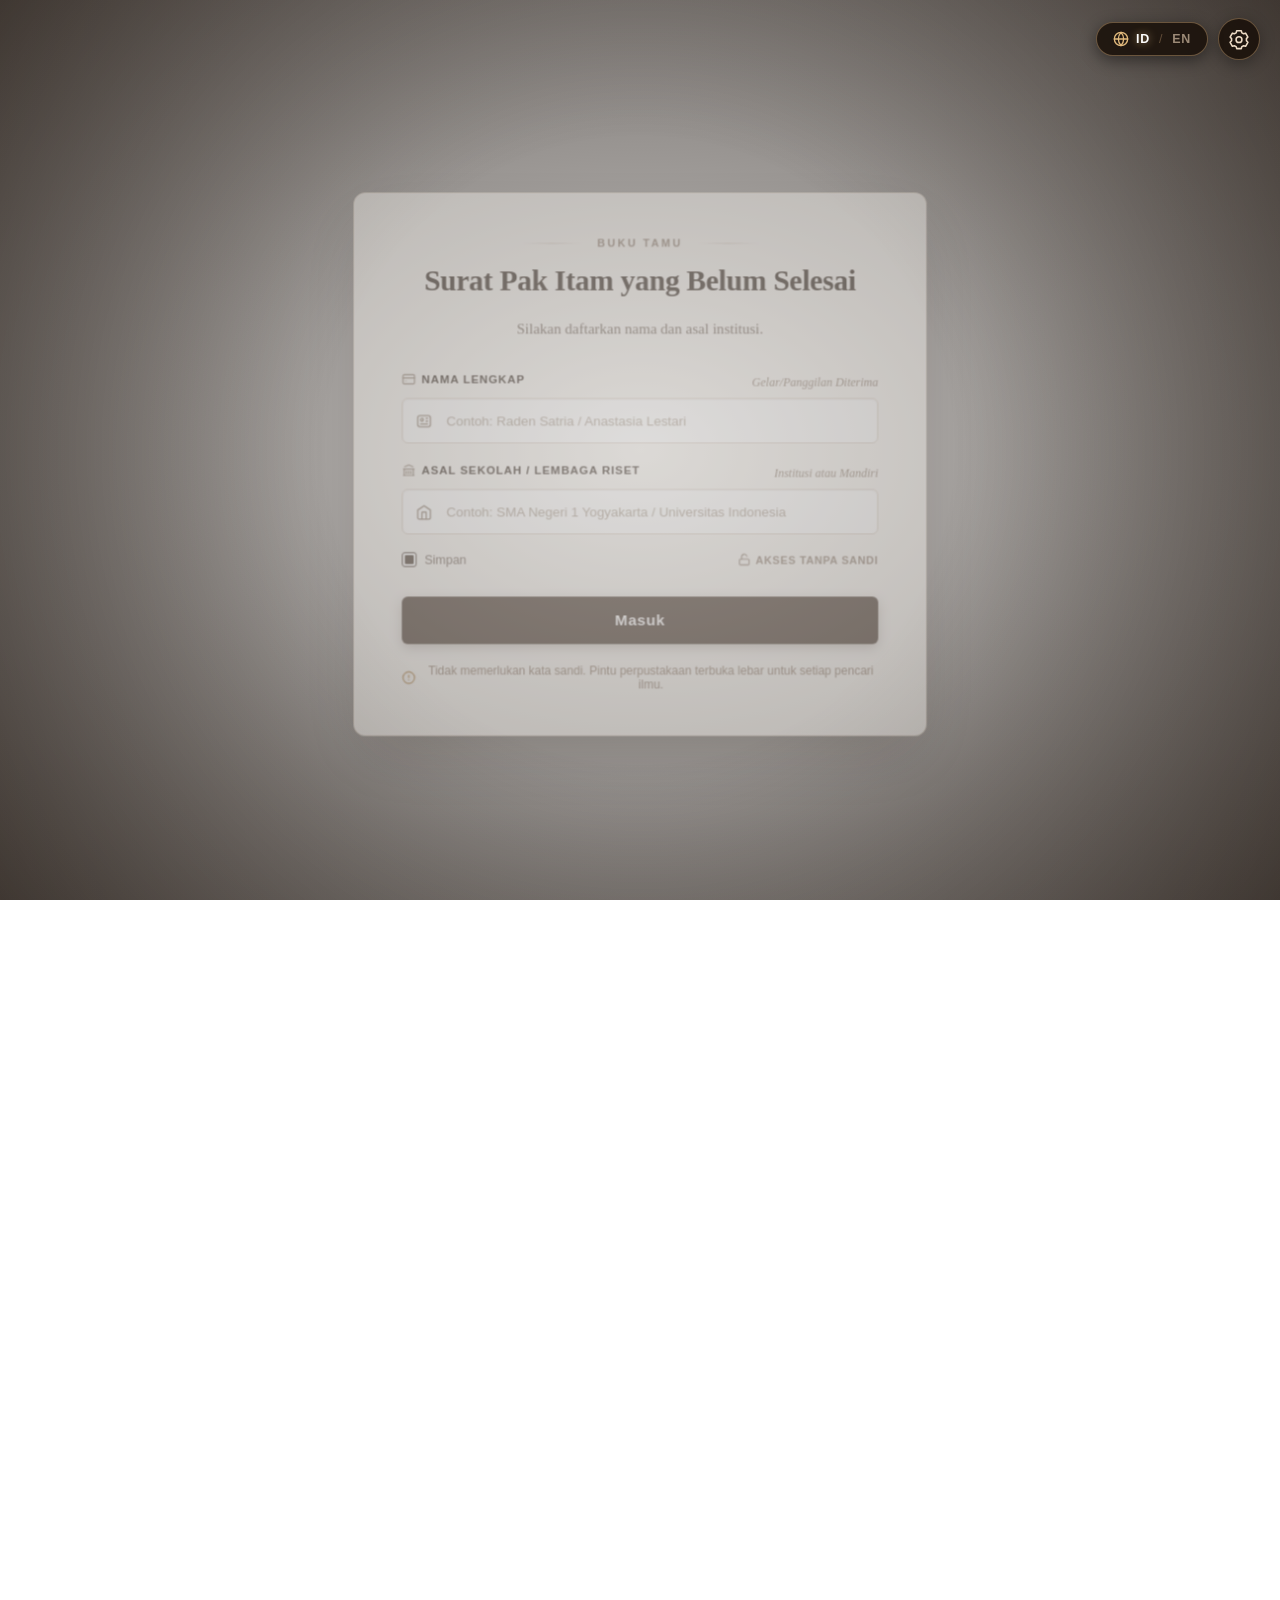
<file: html/index.html>
<!DOCTYPE html>
<html lang="id">
<head>
  <meta charset="UTF-8">
  <meta name="viewport" content="width=device-width, initial-scale=1.0">
  <meta http-equiv="refresh" content="0;url=login_page.html">
  <title>Sawah Lunto</title>
  <script src="../js/translations-static.js?v=20261121-i18n" defer></script>
</head>
<body><a href="login_page.html">Buka Buku Tamu Sawah Lunto</a></body>
</html>
</file>
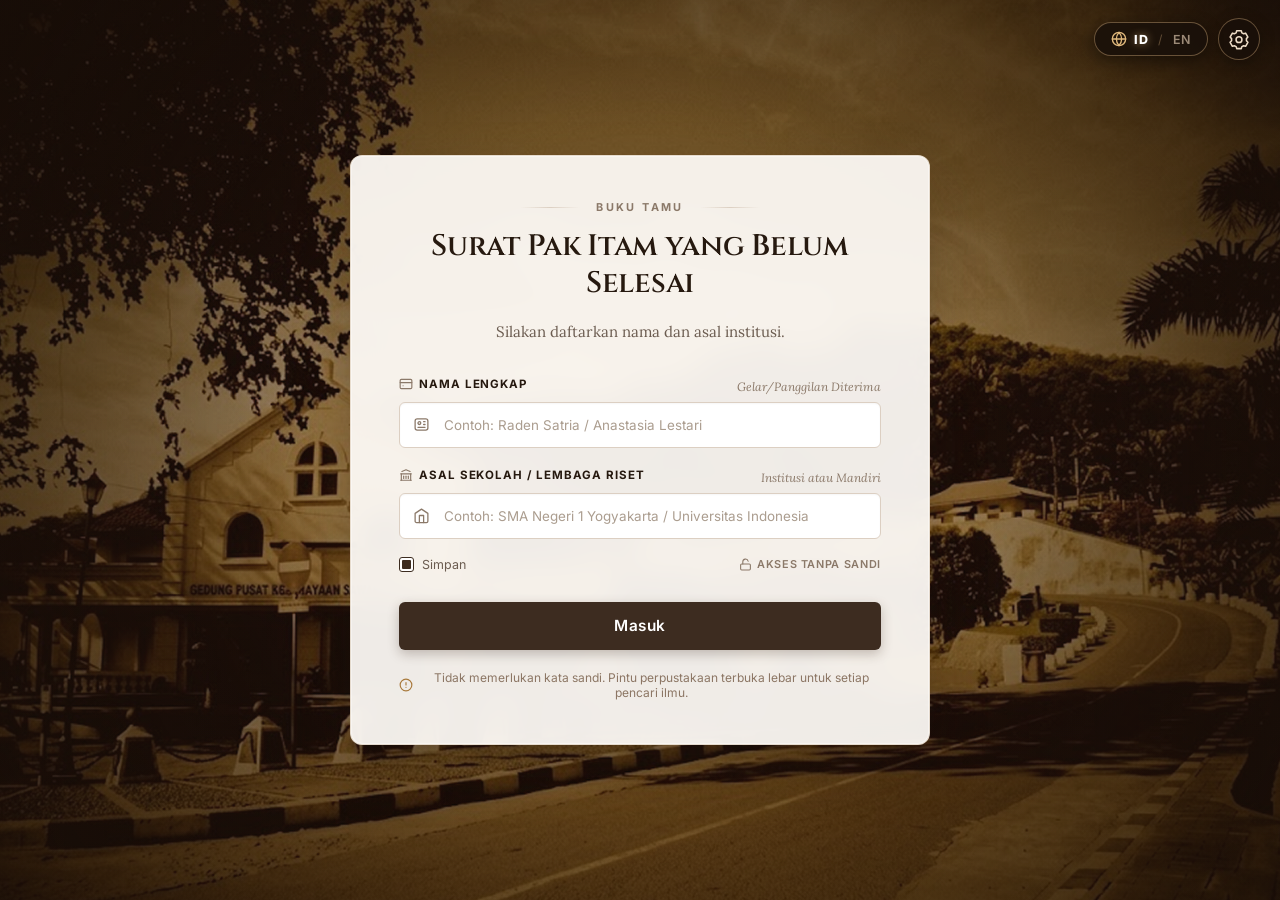
<file: html/login_page.html>
<!DOCTYPE html>
<html lang="id">

<head>
  <meta charset="UTF-8">
  <meta name="viewport" content="width=device-width, initial-scale=1.0">
  <title>Buku Tamu - Surat Pak Itam yang Belum Selesai</title>

  <!-- CSS Terpadu Tunggal -->
  <link rel="stylesheet" href="../css/style.css?v=20261113-fonts">

  <!-- Favicon icon -->
  <link rel="icon" type="image/png" href="../imge/kertas.png.png">
  <link rel="stylesheet" href="../css/settings.css?v=20261113-fonts">
</head>

<body class="page-login">

  <!-- Tombol Pengganti Bahasa (Pojok Kanan Atas) -->
  <div class="lang-switch-top-right">
    <button type="button" id="btnToggleLanguage" class="btn-lang-toggle" title="Ganti Bahasa / Switch Language">
      <svg viewBox="0 0 24 24" fill="none" stroke="currentColor" stroke-width="2" stroke-linecap="round"
        stroke-linejoin="round" class="globe-icon">
        <circle cx="12" cy="12" r="10"></circle>
        <line x1="2" y1="12" x2="22" y2="12"></line>
        <path d="M12 2a15.3 15.3 0 0 1 4 10 15.3 15.3 0 0 1-4 10 15.3 15.3 0 0 1-4-10 15.3 15.3 0 0 1 4-10z"></path>
      </svg>
      <span class="lang-badge lang-badge-id active">ID</span>
      <span class="lang-sep">/</span>
      <span class="lang-badge lang-badge-en">EN</span>
    </button>
  </div>

  <!-- Wrapper Utama -->
  <main class="login-wrapper">
    <div class="guestbook-card">

      <!-- Hiasan & Label Atas -->
      <div class="card-header-ornament">
        <span class="ornament-line"></span>
        <span class="category-badge" data-i18n="login_category">Buku Tamu</span>
        <span class="ornament-line"></span>
      </div>

      <!-- Judul & Subteks -->
      <h1 class="main-title" data-i18n="login_title">Surat Pak Itam yang Belum Selesai</h1>
      <p class="card-subtitle" data-i18n="login_subtitle">
        Silakan daftarkan nama dan asal institusi.
      </p>

      <!-- Formulir Masuk / Registrasi Tamu -->
      <form id="loginForm" class="login-form" novalidate>

        <!-- Field Nama Lengkap -->
        <div class="form-group">
          <div class="label-row">
            <label for="namaLengkap" class="field-label">
              <svg viewBox="0 0 24 24" fill="none" stroke="currentColor" stroke-width="2" stroke-linecap="round"
                stroke-linejoin="round">
                <rect x="2" y="4" width="20" height="16" rx="2"></rect>
                <path d="M7 15h0"></path>
                <path d="M2 9.5h20"></path>
              </svg>
              <span data-i18n="login_name_label">Nama Lengkap</span>
            </label>
            <span class="field-hint" data-i18n="login_name_hint">Gelar/Panggilan Diterima</span>
          </div>

          <div class="input-container">
            <span class="input-icon">
              <svg viewBox="0 0 24 24" fill="none" stroke="currentColor" stroke-width="1.8" stroke-linecap="round"
                stroke-linejoin="round">
                <rect x="3" y="4" width="18" height="16" rx="3"></rect>
                <circle cx="9" cy="10" r="2"></circle>
                <line x1="15" y1="8" x2="17" y2="8"></line>
                <line x1="15" y1="12" x2="17" y2="12"></line>
                <line x1="7" y1="16" x2="17" y2="16"></line>
              </svg>
            </span>
            <input type="text" id="namaLengkap" name="namaLengkap" class="form-input"
              placeholder="Contoh: Raden Satria / Anastasia Lestari" data-i18n-placeholder="login_name_placeholder"
              autocomplete="name" required>
          </div>
        </div>

        <!-- Field Asal Sekolah / Lembaga Riset -->
        <div class="form-group">
          <div class="label-row">
            <label for="institusi" class="field-label">
              <svg viewBox="0 0 24 24" fill="none" stroke="currentColor" stroke-width="2" stroke-linecap="round"
                stroke-linejoin="round">
                <path d="M3 21h18"></path>
                <path d="M3 10h18"></path>
                <path d="M5 6l7-3 7 3"></path>
                <path d="M4 10v11"></path>
                <path d="M20 10v11"></path>
                <path d="M8 14v4"></path>
                <path d="M12 14v4"></path>
                <path d="M16 14v4"></path>
              </svg>
              <span data-i18n="login_inst_label">Asal Sekolah / Lembaga Riset</span>
            </label>
            <span class="field-hint" data-i18n="login_inst_hint">Institusi atau Mandiri</span>
          </div>

          <div class="input-container">
            <span class="input-icon">
              <svg viewBox="0 0 24 24" fill="none" stroke="currentColor" stroke-width="1.8" stroke-linecap="round"
                stroke-linejoin="round">
                <path d="M3 9l9-6 9 6v11a2 2 0 0 1-2 2H5a2 2 0 0 1-2-2z"></path>
                <polyline points="9 22 9 12 15 12 15 22"></polyline>
              </svg>
            </span>
            <input type="text" id="institusi" name="institusi" class="form-input"
              placeholder="Contoh: SMA Negeri 1 Yogyakarta / Universitas Indonesia"
              data-i18n-placeholder="login_inst_placeholder" autocomplete="organization" required>
          </div>
        </div>

        <!-- Opsi Ingat Saya & Akses Tanpa Sandi -->
        <div class="options-row">
          <label class="checkbox-label" for="rememberMe">
            <input type="checkbox" id="rememberMe" class="custom-checkbox" checked>
            <span data-i18n="login_remember">Simpan</span>
          </label>

          <div class="no-password-badge">
            <svg viewBox="0 0 24 24" fill="none" stroke="currentColor" stroke-width="2" stroke-linecap="round"
              stroke-linejoin="round">
              <rect x="3" y="11" width="18" height="11" rx="2" ry="2"></rect>
              <path d="M7 11V7a5 5 0 0 1 9.9-1"></path>
            </svg>
            <span data-i18n="login_nopass">Akses Tanpa Sandi</span>
          </div>
        </div>

        <!-- Tombol Masuk -->
        <button type="submit" id="submitBtn" class="btn-submit">
          <span class="btn-text" data-i18n="login_submit">Masuk</span>
          <span class="spinner"></span>
        </button>

      </form>

      <!-- Catatan Kaki Akses Bebas -->
      <div class="card-footer-notice">
        <span class="notice-icon">
          <svg viewBox="0 0 24 24" fill="none" stroke="currentColor" stroke-width="2" stroke-linecap="round"
            stroke-linejoin="round">
            <circle cx="12" cy="12" r="10"></circle>
            <line x1="12" y1="8" x2="12" y2="12"></line>
            <line x1="12" y1="16" x2="12.01" y2="16"></line>
          </svg>
        </span>
        <span data-i18n="login_notice">Tidak memerlukan kata sandi. Pintu perpustakaan terbuka lebar untuk setiap pencari ilmu.</span>
      </div>

    </div>
  </main>

  <!-- Notifikasi Toast -->
  <div id="toast" class="toast-message">
    <span id="toastText">Selamat datang di perpustakaan naskah.</span>
  </div>

  <!-- JavaScript Terpadu Tunggal -->
  <script src="../js/translations-static.js?v=20261121-i18n"></script>
  <script src="../js/heritage-english.js?v=20261121-i18n"></script>
  <script src="../js/translations-extra.js?v=20261121-i18n"></script>
  <script src="../firebase/firebase-client.js?v=2"></script>
  <script src="../js/script.js?v=20261121-i18n"></script>
  <script src="../js/backsound.js?v=4"></script>
  <script src="../js/settings.js?v=20261121-i18n"></script>
</body>

</html>
</file>
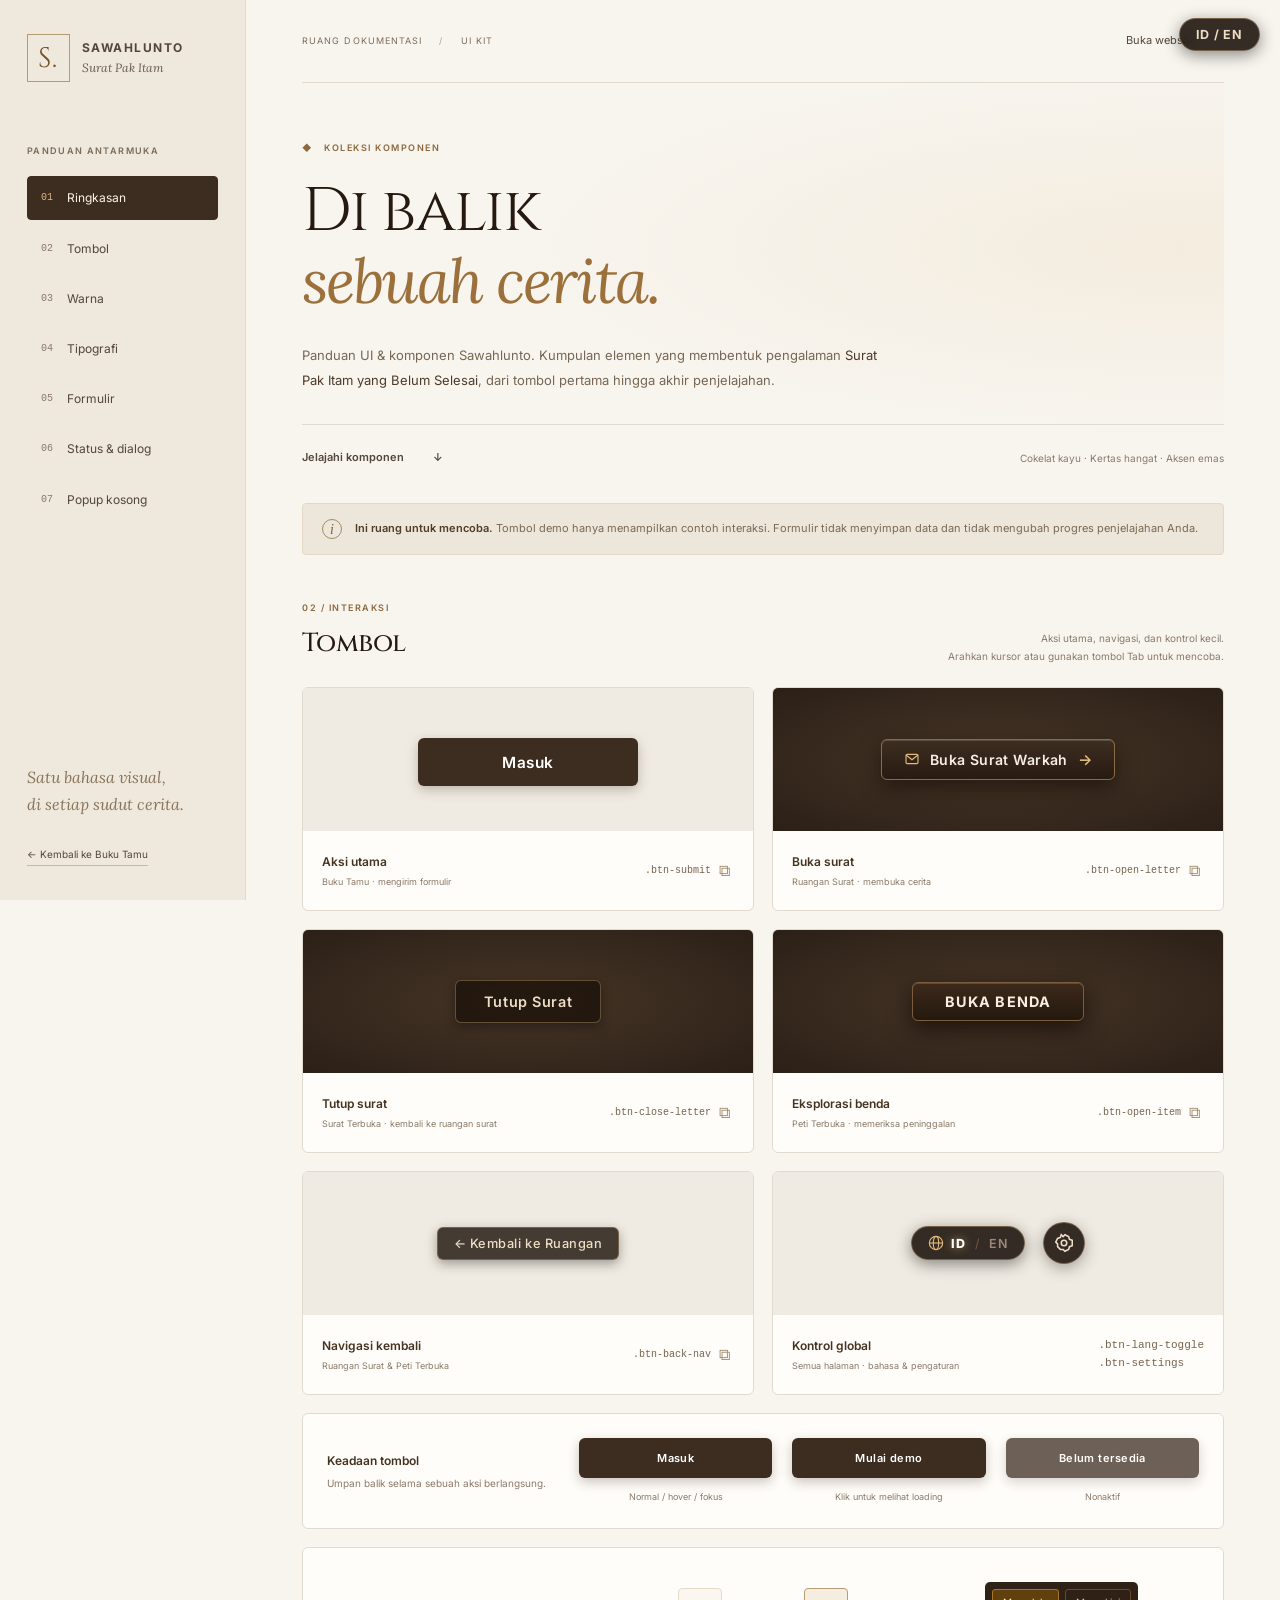
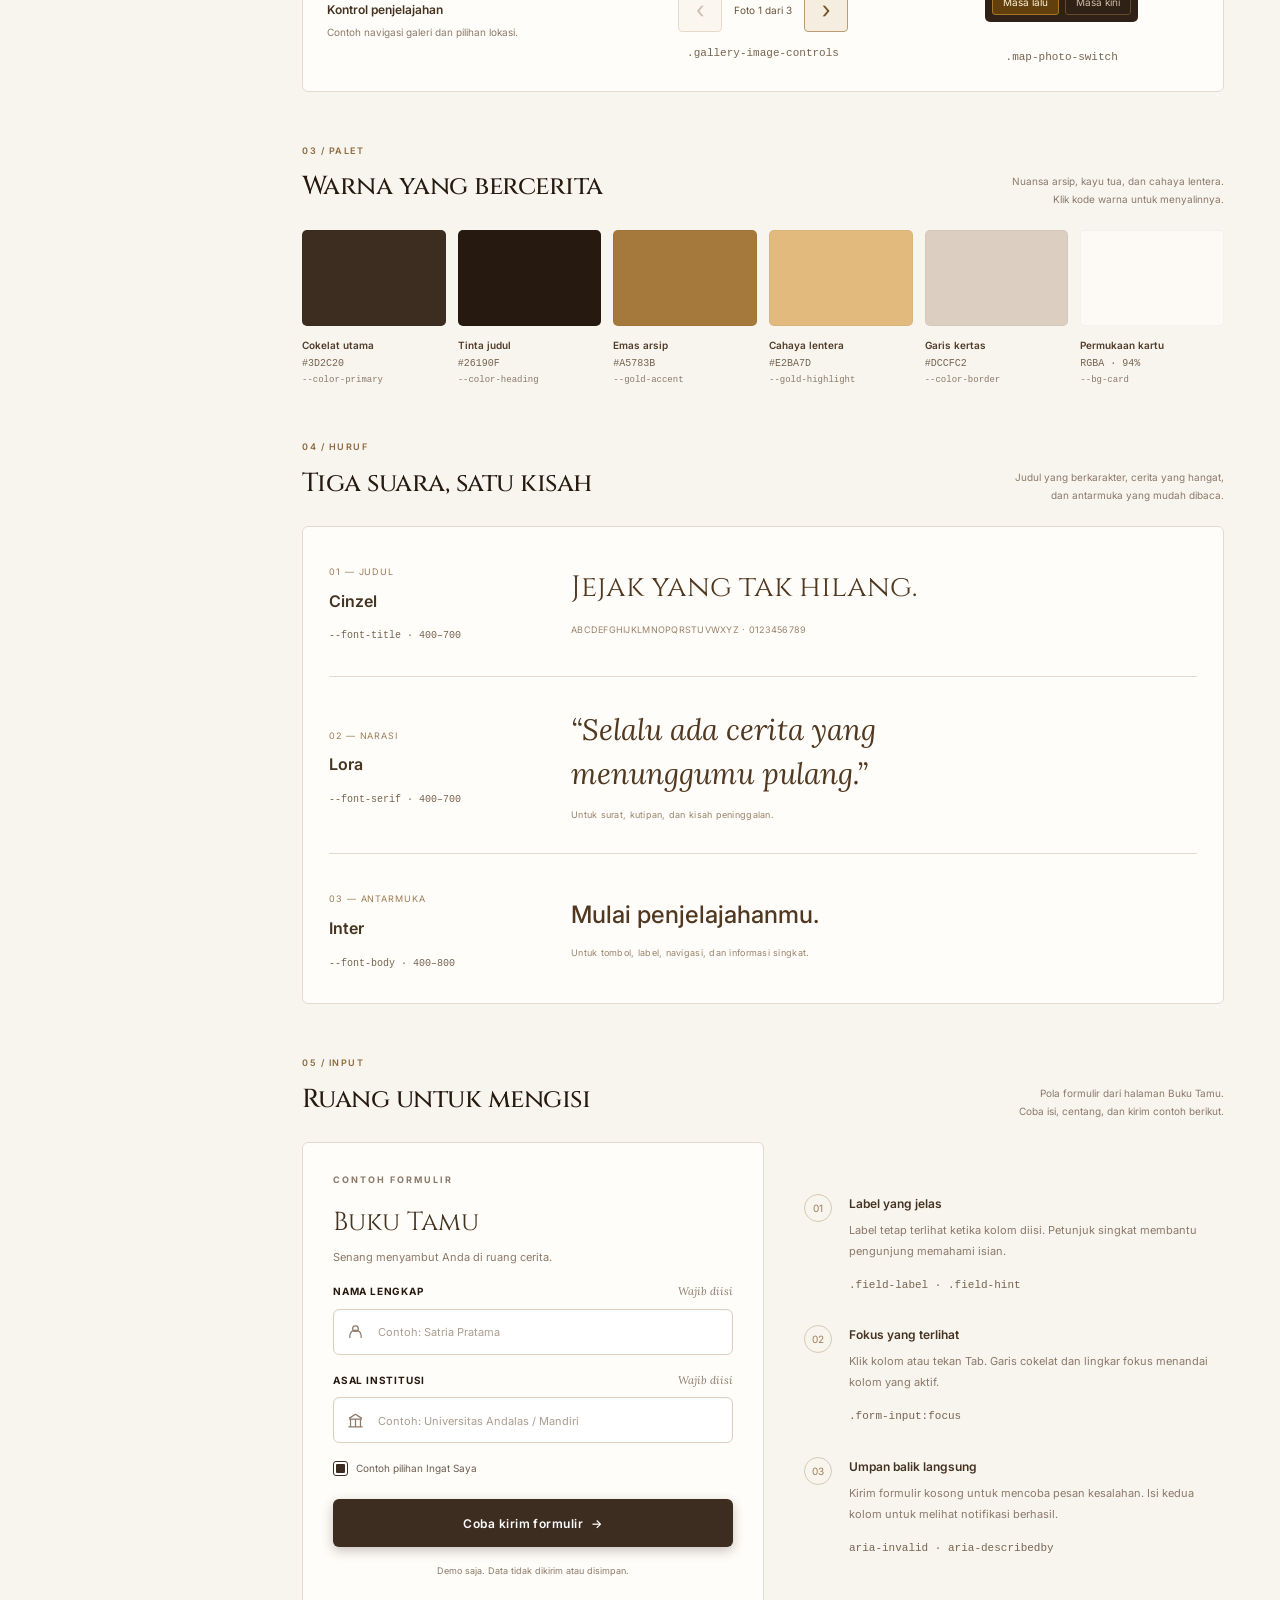
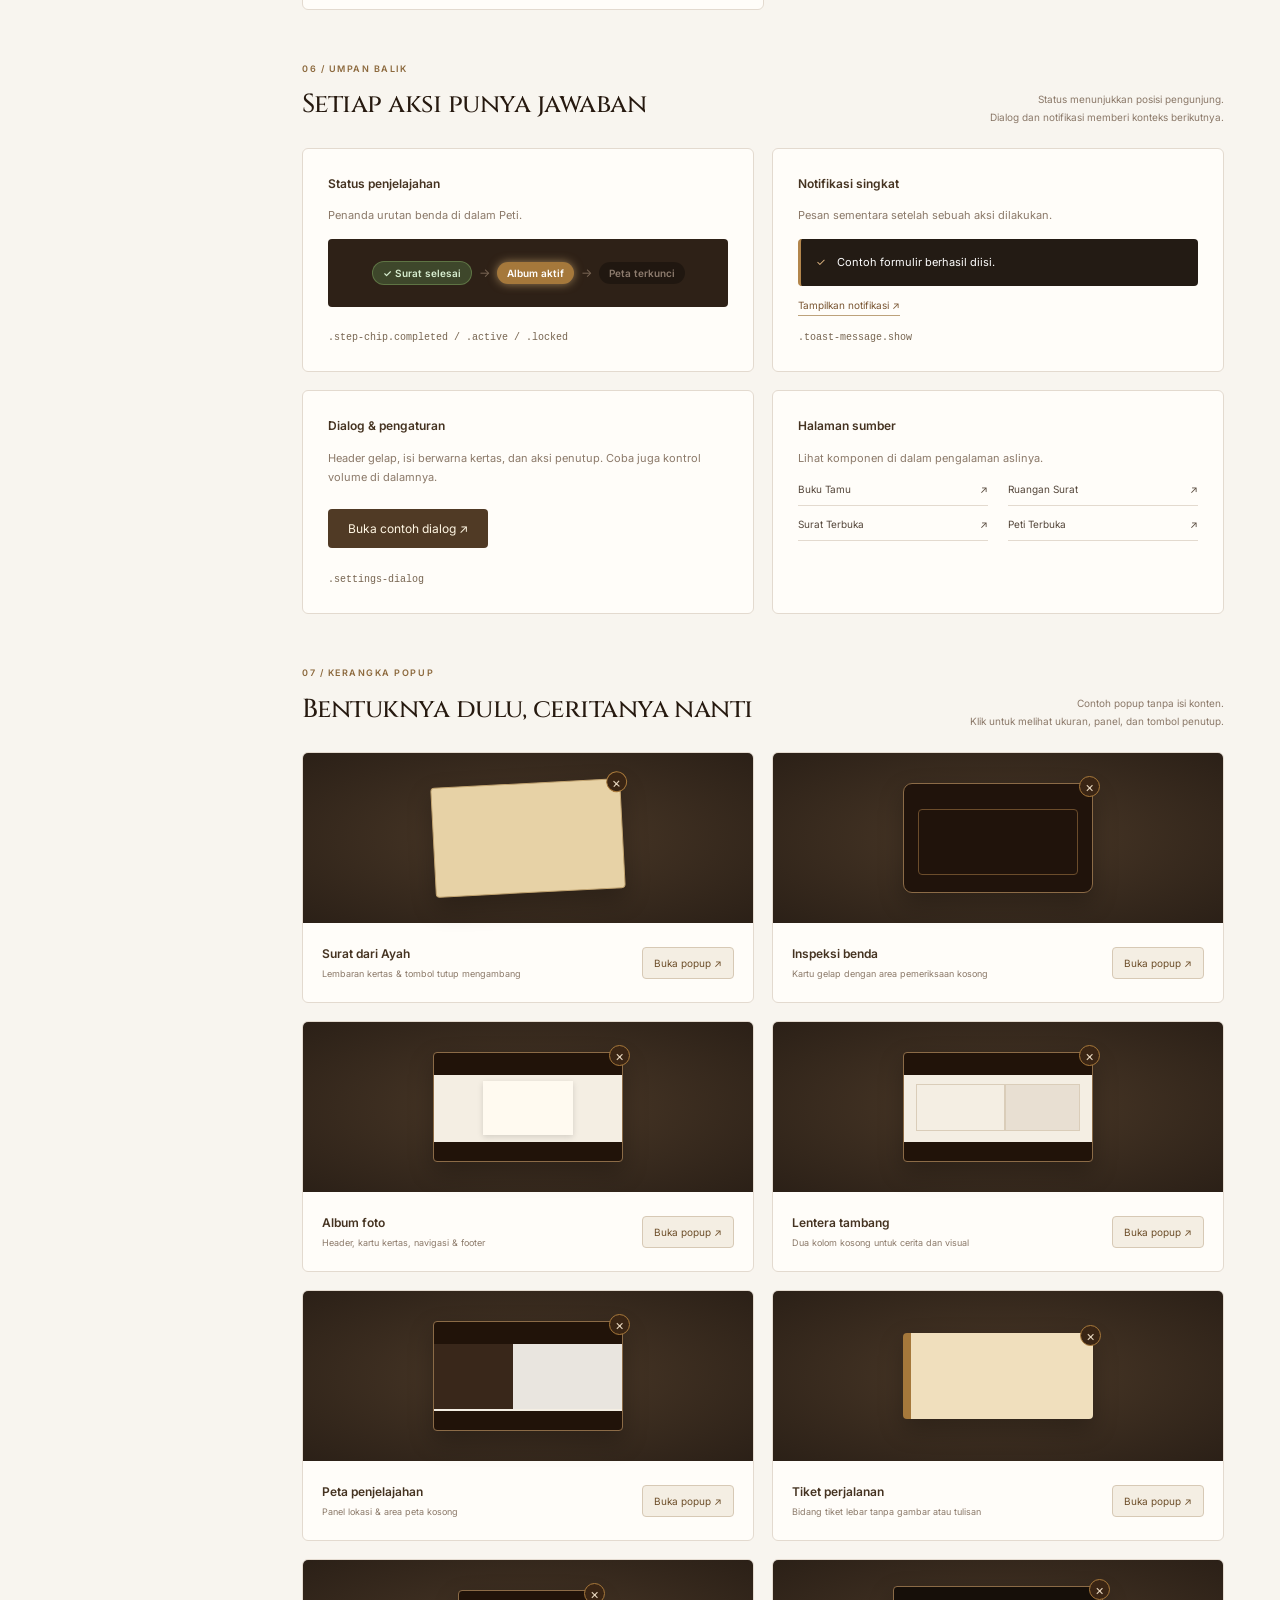
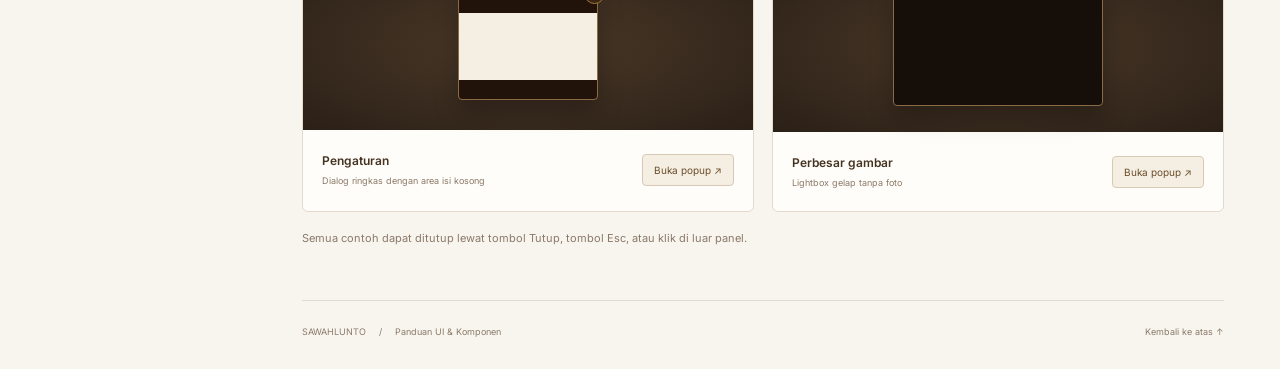
<file: html/panduan_ui.html>
<!DOCTYPE html>
<html lang="id">
<head>
  <meta charset="UTF-8">
  <meta name="viewport" content="width=device-width, initial-scale=1.0">
  <meta name="description" content="Panduan warna, tipografi, tombol, dan komponen antarmuka Surat Pak Itam yang Belum Selesai.">
  <title>Panduan UI &amp; Komponen — Sawahlunto</title>
  <link rel="icon" type="image/png" href="../imge/kertas.png.png">
  <link rel="stylesheet" href="../css/style.css?v=20261113-fonts">
  <link rel="stylesheet" href="../css/settings.css?v=20261113-fonts">
  <link rel="stylesheet" href="../css/relic-dialogs.css?v=20261121-i18n">
  <link rel="stylesheet" href="../css/ui-guide.css?v=2">
  <script src="../js/translations-static.js?v=20261121-i18n" defer></script>
  <script src="../js/translations-extra.js?v=20261121-i18n" defer></script>
  <script src="../js/ui-guide.js?v=20261121-i18n" defer></script>
</head>
<body class="page-ui-guide">
  <a class="guide-skip" href="#konten">Lewati navigasi</a>
  <aside class="guide-sidebar">
    <a class="guide-brand" href="login_page.html"><span class="guide-monogram" aria-hidden="true">S.</span><span>SAWAHLUNTO<small>Surat Pak Itam</small></span></a>
    <p class="guide-nav-label">PANDUAN ANTARMUKA</p>
    <nav class="guide-nav" aria-label="Bagian panduan UI">
      <a href="#ringkasan" aria-current="location"><span>01</span> Ringkasan</a>
      <a href="#tombol"><span>02</span> Tombol</a>
      <a href="#warna"><span>03</span> Warna</a>
      <a href="#tipografi"><span>04</span> Tipografi</a>
      <a href="#formulir"><span>05</span> Formulir</a>
      <a href="#umpan-balik"><span>06</span> Status &amp; dialog</a>
      <a href="#popup"><span>07</span> Popup kosong</a>
    </nav>
    <div class="guide-sidebar-bottom"><p>Satu bahasa visual,<br>di setiap sudut cerita.</p><a href="login_page.html">← Kembali ke Buku Tamu</a></div>
  </aside>

  <main class="guide-main" id="konten">
    <header class="guide-topbar"><span>RUANG DOKUMENTASI <span aria-hidden="true">/</span> UI KIT</span><a href="surat_page.html">Buka website <span aria-hidden="true">↗</span></a></header>
    <section class="guide-intro" id="ringkasan" aria-labelledby="guide-title">
      <p class="guide-eyebrow"><span aria-hidden="true">◆</span> KOLEKSI KOMPONEN</p>
      <h1 id="guide-title">Di balik<br><em>sebuah cerita.</em></h1>
      <p class="guide-lead">Panduan UI &amp; komponen Sawahlunto. Kumpulan elemen yang membentuk pengalaman <span>Surat Pak Itam yang Belum Selesai</span>, dari tombol pertama hingga akhir penjelajahan.</p>
      <div class="guide-intro-footer"><a href="#tombol">Jelajahi komponen <span aria-hidden="true">↓</span></a><span>Cokelat kayu · Kertas hangat · Aksen emas</span></div>
    </section>

    <div class="guide-note"><span class="guide-note-symbol" aria-hidden="true">i</span><p><strong>Ini ruang untuk mencoba.</strong> Tombol demo hanya menampilkan contoh interaksi. Formulir tidak menyimpan data dan tidak mengubah progres penjelajahan Anda.</p></div>

    <section class="guide-section" id="tombol" aria-labelledby="buttons-title">
      <div class="guide-section-heading"><div><p class="guide-eyebrow">02 / INTERAKSI</p><h2 id="buttons-title">Tombol</h2></div><p>Aksi utama, navigasi, dan kontrol kecil.<br>Arahkan kursor atau gunakan tombol Tab untuk mencoba.</p></div>
      <div class="guide-grid guide-buttons-grid">
        <article class="guide-component"><div class="guide-preview"><button type="button" class="btn-submit" data-demo="Contoh tombol Masuk berhasil ditekan.">Masuk</button></div><div class="guide-component-info"><div><h3>Aksi utama</h3><p>Buku Tamu · mengirim formulir</p></div><button class="guide-copy" type="button" data-copy="btn-submit" aria-label="Salin kelas btn-submit"><code>.btn-submit</code><span aria-hidden="true">⧉</span></button></div></article>
        <article class="guide-component"><div class="guide-preview guide-preview-dark"><button type="button" class="btn-open-letter" data-open-dialog="guidePopupLetter"><svg viewBox="0 0 24 24" fill="none" stroke="currentColor" stroke-width="1.7" aria-hidden="true"><rect x="3" y="5" width="18" height="14" rx="2"/><path d="m3 6 9 7 9-7"/></svg>Buka Surat Warkah <span class="arrow-icon" aria-hidden="true">→</span></button></div><div class="guide-component-info"><div><h3>Buka surat</h3><p>Ruangan Surat · membuka cerita</p></div><button class="guide-copy" type="button" data-copy="btn-open-letter" aria-label="Salin kelas btn-open-letter"><code>.btn-open-letter</code><span aria-hidden="true">⧉</span></button></div></article>
        <article class="guide-component"><div class="guide-preview guide-preview-dark"><button type="button" class="btn-close-letter" data-demo="Tutup surat untuk kembali ke ruangan, lalu klik peti untuk melanjutkan.">Tutup Surat</button></div><div class="guide-component-info"><div><h3>Tutup surat</h3><p>Surat Terbuka · kembali ke ruangan surat</p></div><button class="guide-copy" type="button" data-copy="btn-close-letter" aria-label="Salin kelas btn-close-letter"><code>.btn-close-letter</code><span aria-hidden="true">⧉</span></button></div></article>
        <article class="guide-component"><div class="guide-preview guide-preview-dark"><button type="button" class="btn-open-item" data-demo="Contoh aksi memeriksa benda di dalam peti.">Buka Benda</button></div><div class="guide-component-info"><div><h3>Eksplorasi benda</h3><p>Peti Terbuka · memeriksa peninggalan</p></div><button class="guide-copy" type="button" data-copy="btn-open-item" aria-label="Salin kelas btn-open-item"><code>.btn-open-item</code><span aria-hidden="true">⧉</span></button></div></article>
        <article class="guide-component"><div class="guide-preview"><button type="button" class="btn-back-nav" data-demo="Contoh tombol kembali ke halaman sebelumnya.">← Kembali ke Ruangan</button></div><div class="guide-component-info"><div><h3>Navigasi kembali</h3><p>Ruangan Surat &amp; Peti Terbuka</p></div><button class="guide-copy" type="button" data-copy="btn-back-nav" aria-label="Salin kelas btn-back-nav"><code>.btn-back-nav</code><span aria-hidden="true">⧉</span></button></div></article>
        <article class="guide-component"><div class="guide-preview guide-control-row"><button type="button" class="btn-lang-toggle" id="guideLanguage" aria-label="Coba tombol bahasa" aria-pressed="false"><svg class="globe-icon" viewBox="0 0 24 24" fill="none" stroke="currentColor" stroke-width="1.7" aria-hidden="true"><circle cx="12" cy="12" r="10"/><ellipse cx="12" cy="12" rx="4" ry="10"/><path d="M2 12h20"/></svg><span class="lang-badge active" data-lang="id">ID</span><span class="lang-sep">/</span><span class="lang-badge" data-lang="en">EN</span></button><button type="button" class="btn-settings" data-open-dialog aria-label="Coba tombol pengaturan"><svg viewBox="0 0 24 24" fill="none" stroke="currentColor" stroke-width="1.7" aria-hidden="true"><path d="m9 3-1 3-3 1-2 4 2 2v3l3 3h3l2 2 4-2 1-3 3-1V9l-3-1-1-3-4-2-2 2z"/><circle cx="12" cy="12" r="3"/></svg></button></div><div class="guide-component-info"><div><h3>Kontrol global</h3><p>Semua halaman · bahasa &amp; pengaturan</p></div><code>.btn-lang-toggle<br>.btn-settings</code></div></article>
      </div>
      <div class="guide-panel guide-button-states"><div><h3>Keadaan tombol</h3><p>Umpan balik selama sebuah aksi berlangsung.</p></div><div class="guide-state"><button type="button" class="btn-submit" data-demo="Tombol dalam keadaan normal.">Masuk</button><span>Normal / hover / fokus</span></div><div class="guide-state"><button type="button" class="btn-submit" id="guideLoading"><span>Mulai demo</span><span class="spinner" aria-hidden="true"></span></button><span>Klik untuk melihat loading</span></div><div class="guide-state"><button type="button" class="btn-submit" disabled>Belum tersedia</button><span>Nonaktif</span></div></div>
      <div class="guide-panel guide-small-controls"><div><h3>Kontrol penjelajahan</h3><p>Contoh navigasi galeri dan pilihan lokasi.</p></div><div class="guide-gallery-demo"><div class="gallery-image-controls"><button type="button" id="guidePrevious" aria-label="Foto sebelumnya" disabled>‹</button><output id="guideSlide" aria-live="polite">Foto 1 dari 3</output><button type="button" id="guideNext" aria-label="Foto berikutnya">›</button></div><code>.gallery-image-controls</code></div><div class="guide-map-demo"><div class="map-photo-switch" role="group" aria-label="Contoh pilihan foto"><button type="button" aria-pressed="true">Masa lalu</button><button type="button" aria-pressed="false">Masa kini</button></div><code>.map-photo-switch</code></div></div>
    </section>

    <section class="guide-section" id="warna" aria-labelledby="colors-title">
      <div class="guide-section-heading"><div><p class="guide-eyebrow">03 / PALET</p><h2 id="colors-title">Warna yang bercerita</h2></div><p>Nuansa arsip, kayu tua, dan cahaya lentera.<br>Klik kode warna untuk menyalinnya.</p></div>
      <div class="guide-colors">
        <button type="button" class="guide-swatch" data-copy="#3d2c20" style="--swatch:var(--color-primary)"><span class="guide-swatch-color"></span><strong>Cokelat utama</strong><code>#3D2C20</code><small>--color-primary</small></button>
        <button type="button" class="guide-swatch" data-copy="#26190f" style="--swatch:var(--color-heading)"><span class="guide-swatch-color"></span><strong>Tinta judul</strong><code>#26190F</code><small>--color-heading</small></button>
        <button type="button" class="guide-swatch" data-copy="#a5783b" style="--swatch:var(--gold-accent)"><span class="guide-swatch-color"></span><strong>Emas arsip</strong><code>#A5783B</code><small>--gold-accent</small></button>
        <button type="button" class="guide-swatch" data-copy="#e2ba7d" style="--swatch:var(--gold-highlight)"><span class="guide-swatch-color"></span><strong>Cahaya lentera</strong><code>#E2BA7D</code><small>--gold-highlight</small></button>
        <button type="button" class="guide-swatch" data-copy="#dccfc2" style="--swatch:var(--color-border)"><span class="guide-swatch-color"></span><strong>Garis kertas</strong><code>#DCCFC2</code><small>--color-border</small></button>
        <button type="button" class="guide-swatch" data-copy="rgba(253, 250, 246, 0.94)" style="--swatch:var(--bg-card)"><span class="guide-swatch-color"></span><strong>Permukaan kartu</strong><code>RGBA · 94%</code><small>--bg-card</small></button>
      </div>
    </section>

    <section class="guide-section" id="tipografi" aria-labelledby="type-title">
      <div class="guide-section-heading"><div><p class="guide-eyebrow">04 / HURUF</p><h2 id="type-title">Tiga suara, satu kisah</h2></div><p>Judul yang berkarakter, cerita yang hangat,<br>dan antarmuka yang mudah dibaca.</p></div>
      <div class="guide-panel guide-type-panel">
        <article class="guide-type-row"><div><span class="guide-type-role">01 — JUDUL</span><h3>Cinzel</h3><code>--font-title · 400–700</code></div><div class="guide-type-sample guide-font-title">Jejak yang tak hilang.<small>ABCDEFGHIJKLMNOPQRSTUVWXYZ · 0123456789</small></div></article>
        <article class="guide-type-row"><div><span class="guide-type-role">02 — NARASI</span><h3>Lora</h3><code>--font-serif · 400–700</code></div><div class="guide-type-sample guide-font-story">“Selalu ada cerita yang<br>menunggumu pulang.”<small>Untuk surat, kutipan, dan kisah peninggalan.</small></div></article>
        <article class="guide-type-row"><div><span class="guide-type-role">03 — ANTARMUKA</span><h3>Inter</h3><code>--font-body · 400–800</code></div><div class="guide-type-sample guide-font-interface">Mulai penjelajahanmu.<small>Untuk tombol, label, navigasi, dan informasi singkat.</small></div></article>
      </div>
    </section>

    <section class="guide-section" id="formulir" aria-labelledby="form-title">
      <div class="guide-section-heading"><div><p class="guide-eyebrow">05 / INPUT</p><h2 id="form-title">Ruang untuk mengisi</h2></div><p>Pola formulir dari halaman Buku Tamu.<br>Coba isi, centang, dan kirim contoh berikut.</p></div>
      <div class="guide-form-layout">
        <form class="guide-panel guide-demo-form" id="guideForm" novalidate>
          <span class="category-badge">CONTOH FORMULIR</span><h3>Buku Tamu</h3><p class="guide-form-caption">Senang menyambut Anda di ruang cerita.</p>
          <div class="form-group"><div class="label-row"><label class="field-label" for="guideName">Nama lengkap</label><span class="field-hint">Wajib diisi</span></div><div class="input-container"><span class="input-icon" aria-hidden="true"><svg viewBox="0 0 24 24" fill="none" stroke="currentColor" stroke-width="1.7"><circle cx="12" cy="8" r="4"/><path d="M4 21v-3a8 8 0 0 1 16 0v3"/></svg></span><input class="form-input" id="guideName" name="nama" placeholder="Contoh: Satria Pratama" maxlength="255" autocomplete="off" aria-describedby="guideNameError" required></div><span class="guide-error" id="guideNameError" aria-live="polite"></span></div>
          <div class="form-group"><div class="label-row"><label class="field-label" for="guideInstitution">Asal institusi</label><span class="field-hint">Wajib diisi</span></div><div class="input-container"><span class="input-icon" aria-hidden="true"><svg viewBox="0 0 24 24" fill="none" stroke="currentColor" stroke-width="1.7"><path d="m3 9 9-6 9 6M3 10h18M5 10v10m7-10v10m7-10v10M2 21h20"/></svg></span><input class="form-input" id="guideInstitution" name="institusi" placeholder="Contoh: Universitas Andalas / Mandiri" maxlength="255" autocomplete="off" aria-describedby="guideInstitutionError" required></div><span class="guide-error" id="guideInstitutionError" aria-live="polite"></span></div>
          <label class="checkbox-label"><input type="checkbox" class="custom-checkbox" checked> Contoh pilihan Ingat Saya</label>
          <button class="btn-submit" type="submit">Coba kirim formulir <span aria-hidden="true">→</span></button><p class="guide-demo-caption">Demo saja. Data tidak dikirim atau disimpan.</p>
        </form>
        <div class="guide-form-notes"><article><span>01</span><div><h3>Label yang jelas</h3><p>Label tetap terlihat ketika kolom diisi. Petunjuk singkat membantu pengunjung memahami isian.</p><code>.field-label · .field-hint</code></div></article><article><span>02</span><div><h3>Fokus yang terlihat</h3><p>Klik kolom atau tekan Tab. Garis cokelat dan lingkar fokus menandai kolom yang aktif.</p><code>.form-input:focus</code></div></article><article><span>03</span><div><h3>Umpan balik langsung</h3><p>Kirim formulir kosong untuk mencoba pesan kesalahan. Isi kedua kolom untuk melihat notifikasi berhasil.</p><code>aria-invalid · aria-describedby</code></div></article></div>
      </div>
    </section>

    <section class="guide-section" id="umpan-balik" aria-labelledby="feedback-title">
      <div class="guide-section-heading"><div><p class="guide-eyebrow">06 / UMPAN BALIK</p><h2 id="feedback-title">Setiap aksi punya jawaban</h2></div><p>Status menunjukkan posisi pengunjung.<br>Dialog dan notifikasi memberi konteks berikutnya.</p></div>
      <div class="guide-grid">
        <article class="guide-panel guide-feedback-card"><h3>Status penjelajahan</h3><p>Penanda urutan benda di dalam Peti.</p><div class="guide-status-preview"><span class="step-chip completed">✓ Surat selesai</span><span class="step-arrow" aria-hidden="true">→</span><span class="step-chip active">Album aktif</span><span class="step-arrow" aria-hidden="true">→</span><span class="step-chip locked">Peta terkunci</span></div><code>.step-chip.completed / .active / .locked</code></article>
        <article class="guide-panel guide-feedback-card"><h3>Notifikasi singkat</h3><p>Pesan sementara setelah sebuah aksi dilakukan.</p><div class="guide-toast-sample"><span aria-hidden="true">✓</span> Contoh formulir berhasil diisi.</div><button type="button" class="guide-text-button" data-demo="Contoh notifikasi: aksi berhasil dilakukan.">Tampilkan notifikasi <span aria-hidden="true">↗</span></button><code>.toast-message.show</code></article>
        <article class="guide-panel guide-feedback-card"><h3>Dialog &amp; pengaturan</h3><p>Header gelap, isi berwarna kertas, dan aksi penutup. Coba juga kontrol volume di dalamnya.</p><button type="button" class="settings-done" data-open-dialog aria-haspopup="dialog" aria-controls="guideDialog">Buka contoh dialog <span aria-hidden="true">↗</span></button><code>.settings-dialog</code></article>
        <article class="guide-panel guide-feedback-card"><h3>Halaman sumber</h3><p>Lihat komponen di dalam pengalaman aslinya.</p><div class="guide-source-links"><a href="login_page.html">Buku Tamu <span aria-hidden="true">↗</span></a><a href="surat_page.html">Ruangan Surat <span aria-hidden="true">↗</span></a><a href="surat_terbuka.html">Surat Terbuka <span aria-hidden="true">↗</span></a><a href="kotak_terbuka_page.html">Peti Terbuka <span aria-hidden="true">↗</span></a></div></article>
      </div>
    </section>
    <section class="guide-section" id="popup" aria-labelledby="popup-title">
      <div class="guide-section-heading"><div><p class="guide-eyebrow">07 / KERANGKA POPUP</p><h2 id="popup-title">Bentuknya dulu, ceritanya nanti</h2></div><p>Contoh popup tanpa isi konten.<br>Klik untuk melihat ukuran, panel, dan tombol penutup.</p></div>
      <div class="guide-grid guide-popup-grid">
        <article class="guide-component"><div class="guide-preview guide-popup-preview" aria-hidden="true"><div class="guide-popup-mini guide-popup-mini-letter"><div></div></div></div><div class="guide-component-info"><div><h3>Surat dari Ayah</h3><p>Lembaran kertas &amp; tombol tutup mengambang</p></div><button type="button" class="guide-popup-launch" data-open-dialog="guidePopupLetter">Buka popup ↗</button></div></article>
        <article class="guide-component"><div class="guide-preview guide-popup-preview" aria-hidden="true"><div class="guide-popup-mini guide-popup-mini-inspection"><div></div></div></div><div class="guide-component-info"><div><h3>Inspeksi benda</h3><p>Kartu gelap dengan area pemeriksaan kosong</p></div><button type="button" class="guide-popup-launch" data-open-dialog="guidePopupInspection">Buka popup ↗</button></div></article>
        <article class="guide-component"><div class="guide-preview guide-popup-preview" aria-hidden="true"><div class="guide-popup-mini"><div class="guide-popup-mini-card"></div></div></div><div class="guide-component-info"><div><h3>Album foto</h3><p>Header, kartu kertas, navigasi &amp; footer</p></div><button type="button" class="guide-popup-launch" data-open-dialog="guidePopupAlbum">Buka popup ↗</button></div></article>
        <article class="guide-component"><div class="guide-preview guide-popup-preview" aria-hidden="true"><div class="guide-popup-mini"><div class="guide-popup-mini-split"></div></div></div><div class="guide-component-info"><div><h3>Lentera tambang</h3><p>Dua kolom kosong untuk cerita dan visual</p></div><button type="button" class="guide-popup-launch" data-open-dialog="guidePopupLantern">Buka popup ↗</button></div></article>
        <article class="guide-component"><div class="guide-preview guide-popup-preview" aria-hidden="true"><div class="guide-popup-mini"><div class="guide-popup-mini-map"></div></div></div><div class="guide-component-info"><div><h3>Peta penjelajahan</h3><p>Panel lokasi &amp; area peta kosong</p></div><button type="button" class="guide-popup-launch" data-open-dialog="guidePopupMap">Buka popup ↗</button></div></article>
        <article class="guide-component"><div class="guide-preview guide-popup-preview" aria-hidden="true"><div class="guide-popup-mini guide-popup-mini-ticket"><div></div></div></div><div class="guide-component-info"><div><h3>Tiket perjalanan</h3><p>Bidang tiket lebar tanpa gambar atau tulisan</p></div><button type="button" class="guide-popup-launch" data-open-dialog="guidePopupTicket">Buka popup ↗</button></div></article>
        <article class="guide-component"><div class="guide-preview guide-popup-preview" aria-hidden="true"><div class="guide-popup-mini guide-popup-mini-settings"><div></div></div></div><div class="guide-component-info"><div><h3>Pengaturan</h3><p>Dialog ringkas dengan area isi kosong</p></div><button type="button" class="guide-popup-launch" data-open-dialog="guidePopupSettings">Buka popup ↗</button></div></article>
        <article class="guide-component"><div class="guide-preview guide-popup-preview" aria-hidden="true"><div class="guide-popup-mini guide-popup-mini-lightbox"><div></div></div></div><div class="guide-component-info"><div><h3>Perbesar gambar</h3><p>Lightbox gelap tanpa foto</p></div><button type="button" class="guide-popup-launch" data-open-dialog="guidePopupLightbox">Buka popup ↗</button></div></article>
      </div>
      <p class="guide-popup-help">Semua contoh dapat ditutup lewat tombol Tutup, tombol Esc, atau klik di luar panel.</p>
    </section>
    <footer class="guide-footer"><span>SAWAHLUNTO <span aria-hidden="true">/</span> Panduan UI &amp; Komponen</span><a href="#ringkasan">Kembali ke atas ↑</a></footer>
  </main>

  <dialog class="settings-dialog" id="guideDialog" aria-labelledby="guideDialogTitle" aria-describedby="guideDialogDescription">
    <header class="settings-header"><div><span class="settings-eyebrow">CONTOH KOMPONEN</span><h2 id="guideDialogTitle">Ruang pengaturan</h2></div><button type="button" class="settings-close" data-close-dialog aria-label="Tutup contoh dialog">×</button></header>
    <div class="settings-content"><p class="settings-section-label">SUARA LATAR</p><div class="settings-volume-heading"><label for="guideVolume">Volume backsound</label><output for="guideVolume" id="guideVolumeValue">35%</output></div><p class="settings-description" id="guideDialogDescription">Contoh kontrol volume. Penggeser ini hanya untuk demonstrasi dan tidak mengubah suara website.</p><div class="settings-volume-controls"><button type="button" class="settings-step" id="guideVolumeDown" aria-label="Kurangi volume demo">−</button><input type="range" id="guideVolume" min="0" max="100" value="35" aria-valuetext="35%"><button type="button" class="settings-step" id="guideVolumeUp" aria-label="Tambah volume demo">+</button></div><div class="settings-range-labels"><span>Senyap</span><span>Maksimal</span></div></div>
    <footer class="settings-footer"><span>Tekan Esc atau Selesai untuk menutup.</span><button type="button" class="settings-done" data-close-dialog>Selesai</button></footer>
  </dialog>
  <!-- Empty content areas are intentional: these examples showcase popup frames only. -->
  <dialog id="guidePopupLetter" class="guide-empty-popup guide-letter-popup" aria-label="Contoh popup surat dari Ayah tanpa konten">
    <button type="button" class="relic-close-button" data-close-dialog aria-label="Tutup popup surat">×</button>
    <div class="scroll-image-wrapper guide-empty-letter" aria-hidden="true"></div>
    <footer class="guide-empty-footer"><button type="button" class="gallery-footer-close" data-close-dialog>Tutup</button></footer>
  </dialog>
  <dialog id="guidePopupInspection" class="inspection-modal-card guide-empty-popup guide-inspection-popup" aria-labelledby="guideInspectionTitle">
    <header class="inspection-header"><div class="inspection-title-group"><span class="inspection-kicker">KERANGKA POPUP</span><div class="inspection-main-title"><span class="status-dot" aria-hidden="true"></span><h2 id="guideInspectionTitle">Inspeksi benda</h2></div></div><button type="button" class="btn-close-inspection" data-close-dialog aria-label="Tutup popup inspeksi">×</button></header>
    <div class="guide-empty-area guide-empty-inspection" aria-hidden="true"></div>
    <footer class="guide-empty-footer"><button type="button" class="gallery-footer-close" data-close-dialog>Tutup</button></footer>
  </dialog>
  <dialog id="guidePopupAlbum" class="prototype-gallery guide-empty-popup" aria-labelledby="guideAlbumTitle">
    <header class="prototype-gallery-header"><h2 id="guideAlbumTitle">Album foto</h2><button type="button" class="gallery-close-icon" data-close-dialog aria-label="Tutup popup album">×</button></header>
    <div class="prototype-gallery-body guide-empty-album"><div class="prototype-photo-card" aria-hidden="true"></div></div>
    <footer class="prototype-gallery-footer"><button type="button" class="gallery-footer-close" data-close-dialog>Tutup</button><div class="guide-empty-navigation" role="group" aria-label="Navigasi album kosong"><button type="button" class="btn-album-nav" disabled aria-label="Foto sebelumnya">←</button><button type="button" class="btn-album-nav" disabled aria-label="Foto berikutnya">→</button></div></footer>
  </dialog>
  <dialog id="guidePopupLantern" class="prototype-gallery prototype-lantern guide-empty-popup" aria-labelledby="guideLanternTitle">
    <header class="lantern-prototype-header"><h2 id="guideLanternTitle">Lentera tambang</h2><button type="button" class="gallery-close-icon" data-close-dialog aria-label="Tutup popup lentera">×</button></header>
    <div class="lantern-prototype-body guide-empty-lantern"><div class="guide-empty-area" aria-hidden="true"></div><div class="guide-empty-area" aria-hidden="true"></div></div>
    <footer class="lantern-prototype-footer"><button type="button" class="lantern-prototype-close" data-close-dialog>Tutup</button><div class="lantern-prototype-navigation"><button type="button" class="lantern-prototype-back" disabled>Sebelumnya</button><button type="button" class="lantern-prototype-next" disabled>Berikutnya →</button></div></footer>
  </dialog>
  <dialog id="guidePopupMap" class="prototype-gallery prototype-map guide-empty-popup" aria-labelledby="guideMapTitle">
    <header class="map-prototype-header"><h2 id="guideMapTitle">Peta penjelajahan</h2><button type="button" class="gallery-close-icon" data-close-dialog aria-label="Tutup popup peta">×</button></header>
    <div class="map-prototype-body guide-empty-map"><div class="map-destination-panel" aria-hidden="true"></div><div class="map-preview-panel" aria-hidden="true"></div></div>
    <footer class="map-prototype-footer"><button type="button" class="map-close-button" data-close-dialog>Tutup</button><button type="button" class="map-next-button" disabled>Lokasi berikutnya →</button></footer>
  </dialog>
  <dialog id="guidePopupTicket" class="ticket-dialog guide-empty-popup guide-ticket-popup" aria-label="Contoh popup tiket tanpa konten">
    <button type="button" class="relic-close-button" data-close-dialog aria-label="Tutup popup tiket">×</button>
    <div class="guide-empty-ticket" aria-hidden="true"></div>
    <footer class="ticket-actions"><button type="button" data-close-dialog>Tutup</button></footer>
  </dialog>
  <dialog id="guidePopupSettings" class="settings-dialog guide-empty-popup guide-settings-popup" aria-labelledby="guideSettingsTitle">
    <header class="settings-header"><div><span class="settings-eyebrow">KERANGKA POPUP</span><h2 id="guideSettingsTitle">Pengaturan</h2></div><button type="button" class="settings-close" data-close-dialog aria-label="Tutup popup pengaturan">×</button></header>
    <div class="settings-content guide-empty-settings" aria-hidden="true"></div>
    <footer class="settings-footer"><button type="button" class="settings-done" data-close-dialog>Tutup</button></footer>
  </dialog>
  <dialog id="guidePopupLightbox" class="album-lightbox guide-empty-popup" aria-label="Contoh popup perbesar gambar tanpa konten">
    <button type="button" data-close-dialog>Tutup ×</button>
    <div class="guide-empty-lightbox" aria-hidden="true"></div>
  </dialog>
  <div class="toast-message" id="guideToast" role="status" aria-live="polite" aria-atomic="true"></div>
</body>
</html>
</file>
<file: css/style.css>
@import url('https://fonts.googleapis.com/css2?family=Cinzel:wght@400;500;600;700&family=Inter:wght@400;500;600;700;800&family=Lora:ital,wght@0,400;0,500;0,600;0,700;1,400;1,500;1,600&display=swap');

.ui-guide-entry { margin-top:20px;text-align:center;font-size:11px; }
.ui-guide-entry a { color:var(--color-subheading);text-decoration:none;border-bottom:1px solid var(--color-border);padding-bottom:3px; }
.ui-guide-entry a:hover { color:var(--color-primary);border-color:var(--gold-accent); }
.ui-guide-entry a:focus-visible { outline:2px solid var(--color-focus);outline-offset:5px; }

/* ==========================================================================
   TOMBOL PENGGANTI BAHASA (TOP RIGHT CORNER)
   ========================================================================== */
.lang-switch-top-right {
  position: fixed;
  top: 18px;
  right: 20px;
  z-index: 1000;
  display: flex;
  align-items: center;
}

.btn-lang-toggle {
  display: inline-flex;
  align-items: center;
  gap: 7px;
  padding: 8px 16px;
  background: rgba(26, 17, 10, 0.88);
  backdrop-filter: blur(8px);
  -webkit-backdrop-filter: blur(8px);
  border: 1.5px solid rgba(197, 160, 116, 0.45);
  border-radius: 20px;
  color: #eedcc6;
  font-family: var(--font-sans);
  font-size: 0.78rem;
  font-weight: 700;
  letter-spacing: 0.06em;
  cursor: pointer;
  transition: all 0.25s cubic-bezier(0.16, 1, 0.3, 1);
  box-shadow: 0 4px 16px rgba(0, 0, 0, 0.45);
  user-select: none;
}

.btn-lang-toggle:hover {
  background: rgba(45, 30, 18, 0.96);
  border-color: var(--gold-highlight);
  color: #ffffff;
  transform: translateY(-2px);
  box-shadow: 0 6px 20px rgba(0, 0, 0, 0.55), 0 0 12px rgba(226, 186, 125, 0.3);
}

.btn-lang-toggle:active {
  transform: translateY(0);
}

.btn-lang-toggle .globe-icon {
  width: 16px;
  height: 16px;
  color: var(--gold-highlight);
  transition: transform 0.35s ease;
  flex-shrink: 0;
}

.btn-lang-toggle:hover .globe-icon {
  transform: rotate(35deg);
}

.lang-badge {
  color: #9c8a77;
  transition: all 0.2s ease;
  font-weight: 600;
}

.lang-badge.active {
  color: #ffffff;
  font-weight: 800;
  text-shadow: 0 0 8px rgba(226, 186, 125, 0.7);
}

.lang-sep {
  color: rgba(197, 160, 116, 0.4);
  font-weight: 400;
  margin: 0 2px;
}

@media (max-width: 640px) {
  .lang-switch-top-right {
    top: 12px;
    right: 12px;
  }

  .btn-lang-toggle {
    padding: 6px 12px;
    font-size: 0.72rem;
  }
}

/* ==========================================================================
   1. GLOBAL VARIABLES & RESET
   ========================================================================== */
:root {
  --font-title: 'Cinzel', Georgia, serif;
  --font-quote: 'Lora', Georgia, serif;
  --font-serif: 'Lora', Georgia, serif;
  --font-body: 'Inter', -apple-system, BlinkMacSystemFont, 'Segoe UI', Roboto, sans-serif;
  --font-sans: var(--font-body);

  --color-primary: #3d2c20;
  --color-primary-hover: #291d15;
  --color-primary-active: #1d140e;
  --color-heading: #26190f;
  --color-subheading: #6b5c50;
  --color-body: #54463a;
  --color-muted: #8b7969;
  --color-border: #dccfc2;
  --color-input-bg: #ffffff;
  --color-focus: #9e7345;
  --gold-accent: #a5783b;
  --gold-highlight: #e2ba7d;

  --btn-bg-start: #3e2e21;
  --btn-bg-end: #271a11;
  --btn-border: #8b6b47;
  --btn-text: #f5ede1;

  --bg-card: rgba(253, 250, 246, 0.94);
  --card-border: rgba(214, 195, 172, 0.45);
  --card-shadow: 0 25px 60px -15px rgba(28, 18, 9, 0.45), 0 0 0 1px rgba(255, 255, 255, 0.4) inset;
}

* {
  margin: 0;
  padding: 0;
  box-sizing: border-box;
}

html,
body {
  width: 100%;
  font-family: var(--font-body);
}

/* Typography: Cinzel headings, Lora narratives, Inter interface controls. */
h1, h2, h3, h4, h5, h6 {
  font-family: var(--font-title);
}

button, input, select, textarea {
  font-family: var(--font-sans);
}

/* ==========================================================================
   2. HALAMAN LOGIN (BUKU TAMU)
   ========================================================================== */
body.page-login {
  min-height: 100vh;
  display: flex;
  align-items: center;
  justify-content: center;
  background-image:
    radial-gradient(ellipse at center, rgba(35, 24, 15, 0.25) 0%, rgba(20, 12, 6, 0.65) 100%),
    url('../imge/login_page_jpg.png');
  background-size: cover;
  background-position: center center;
  background-attachment: fixed;
  background-repeat: no-repeat;
  padding: 24px 16px;
  color: var(--color-body);
  position: relative;
  overflow-x: hidden;
}

body.page-login::before {
  content: "";
  position: fixed;
  inset: 0;
  background: radial-gradient(circle at 50% 50%, transparent 40%, rgba(25, 15, 8, 0.5) 100%);
  pointer-events: none;
  z-index: 0;
}

.login-wrapper {
  position: relative;
  z-index: 1;
  width: 100%;
  max-width: 580px;
  animation: cardFadeIn 0.85s cubic-bezier(0.16, 1, 0.3, 1) forwards;
}

@keyframes cardFadeIn {
  from {
    opacity: 0;
    transform: translateY(24px) scale(0.98);
  }

  to {
    opacity: 1;
    transform: translateY(0) scale(1);
  }
}

.guestbook-card {
  background: var(--bg-card);
  backdrop-filter: blur(14px);
  -webkit-backdrop-filter: blur(14px);
  border-radius: 12px;
  padding: 44px 48px;
  box-shadow: var(--card-shadow);
  border: 1px solid var(--card-border);
  position: relative;
}

.card-header-ornament {
  display: flex;
  align-items: center;
  justify-content: center;
  gap: 16px;
  margin-bottom: 14px;
}

.ornament-line {
  height: 1px;
  width: 60px;
  background: linear-gradient(90deg, transparent, var(--color-border), transparent);
}

.category-badge {
  font-family: var(--font-body);
  font-size: 0.68rem;
  letter-spacing: 0.22em;
  font-weight: 700;
  text-transform: uppercase;
  color: var(--color-muted);
}

.main-title {
  font-family: var(--font-title);
  font-size: 1.85rem;
  font-weight: 600;
  text-align: center;
  color: var(--color-heading);
  letter-spacing: -0.01em;
  line-height: 1.25;
  margin-bottom: 18px;
}

.card-subtitle {
  font-family: var(--font-quote);
  font-size: 0.94rem;
  line-height: 1.6;
  text-align: center;
  color: var(--color-subheading);
  max-width: 440px;
  margin: 0 auto 32px auto;
  font-weight: 400;
}

.login-form {
  display: flex;
  flex-direction: column;
  gap: 20px;
}

.form-group {
  display: flex;
  flex-direction: column;
  gap: 8px;
}

.label-row {
  display: flex;
  justify-content: space-between;
  align-items: baseline;
  font-size: 0.72rem;
}

.field-label {
  display: inline-flex;
  align-items: center;
  gap: 6px;
  font-weight: 700;
  letter-spacing: 0.08em;
  text-transform: uppercase;
  color: var(--color-heading);
}

.field-label svg {
  width: 14px;
  height: 14px;
  stroke: var(--color-muted);
}

.field-hint {
  font-family: var(--font-quote);
  font-style: italic;
  color: var(--color-muted);
  font-size: 0.75rem;
}

.input-container {
  position: relative;
  display: flex;
  align-items: center;
}

.input-icon {
  position: absolute;
  left: 14px;
  color: var(--color-muted);
  display: flex;
  align-items: center;
  pointer-events: none;
  transition: color 0.2s ease;
}

.input-icon svg {
  width: 17px;
  height: 17px;
}

.form-input {
  width: 100%;
  height: 46px;
  padding: 0 16px 0 44px;
  background: var(--color-input-bg);
  border: 1px solid var(--color-border);
  border-radius: 6px;
  font-family: var(--font-body);
  font-size: 0.88rem;
  color: var(--color-heading);
  transition: all 0.22s ease;
  box-shadow: 0 1px 2px rgba(0, 0, 0, 0.04) inset;
}

.form-input::placeholder {
  color: #ab9d8f;
  font-size: 0.84rem;
}

.form-input:focus {
  outline: none;
  border-color: var(--color-focus);
  background-color: #ffffff;
  box-shadow: 0 0 0 3px rgba(158, 115, 69, 0.15);
}

.form-input:focus+.input-icon,
.input-container:focus-within .input-icon {
  color: var(--color-focus);
}

.options-row {
  display: flex;
  justify-content: space-between;
  align-items: center;
  margin-top: -2px;
  margin-bottom: 4px;
  font-size: 0.78rem;
}

.checkbox-label {
  display: inline-flex;
  align-items: center;
  gap: 8px;
  cursor: pointer;
  user-select: none;
  color: var(--color-subheading);
}

.custom-checkbox {
  appearance: none;
  -webkit-appearance: none;
  width: 15px;
  height: 15px;
  border: 1.5px solid #a89785;
  border-radius: 3px;
  background-color: #fff;
  cursor: pointer;
  display: grid;
  place-content: center;
  transition: all 0.18s ease;
}

.custom-checkbox::before {
  content: "";
  width: 9px;
  height: 9px;
  background-color: var(--color-primary);
  transform: scale(0);
  transition: 0.15s transform ease-in-out;
  border-radius: 1px;
}

.custom-checkbox:checked {
  border-color: var(--color-primary);
  background-color: #fff;
}

.custom-checkbox:checked::before {
  transform: scale(1);
}

.no-password-badge {
  display: inline-flex;
  align-items: center;
  gap: 5px;
  color: var(--color-muted);
  font-size: 0.68rem;
  letter-spacing: 0.06em;
  font-weight: 600;
  text-transform: uppercase;
}

.no-password-badge svg {
  width: 13px;
  height: 13px;
  stroke: var(--color-muted);
}

.btn-submit {
  width: 100%;
  height: 48px;
  background: var(--color-primary);
  color: #ffffff;
  border: none;
  border-radius: 6px;
  font-family: var(--font-body);
  font-size: 0.96rem;
  font-weight: 600;
  letter-spacing: 0.04em;
  cursor: pointer;
  transition: all 0.22s ease;
  display: flex;
  align-items: center;
  justify-content: center;
  gap: 8px;
  margin-top: 6px;
  box-shadow: 0 4px 12px rgba(61, 44, 32, 0.28);
}

.btn-submit:hover {
  background: var(--color-primary-hover);
  transform: translateY(-1px);
  box-shadow: 0 6px 16px rgba(61, 44, 32, 0.35);
}

.btn-submit:active {
  background: var(--color-primary-active);
  transform: translateY(0);
  box-shadow: 0 2px 8px rgba(61, 44, 32, 0.2);
}

.btn-submit:disabled {
  opacity: 0.75;
  cursor: not-allowed;
}

.card-bottom-info {
  margin-top: 26px;
  padding-top: 22px;
  border-top: 1px solid var(--color-border);
  display: grid;
  grid-template-columns: 1fr auto 1fr;
  align-items: center;
  gap: 16px;
}

.info-status {
  display: flex;
  align-items: center;
  gap: 10px;
}

.info-icon {
  width: 32px;
  height: 32px;
  border-radius: 6px;
  background: #ede3d7;
  display: flex;
  align-items: center;
  justify-content: center;
  flex-shrink: 0;
  color: var(--color-primary);
}

.info-icon svg {
  width: 17px;
  height: 17px;
}

.info-text-group {
  display: flex;
  flex-direction: column;
}

.status-label {
  font-size: 0.65rem;
  font-weight: 700;
  letter-spacing: 0.08em;
  text-transform: uppercase;
  color: #925828;
}

.status-count {
  font-size: 0.74rem;
  font-weight: 500;
  color: var(--color-heading);
  white-space: nowrap;
}

.vertical-divider {
  width: 1px;
  height: 36px;
  background-color: var(--color-border);
}

.quote-group {
  text-align: right;
  display: flex;
  flex-direction: column;
}

.latin-quote {
  font-family: var(--font-quote);
  font-style: italic;
  font-size: 0.85rem;
  color: var(--color-heading);
  font-weight: 500;
}

.quote-translation {
  font-size: 0.62rem;
  letter-spacing: 0.08em;
  font-weight: 700;
  text-transform: uppercase;
  color: var(--color-muted);
}

.card-footer-notice {
  margin-top: 20px;
  display: flex;
  align-items: center;
  gap: 8px;
  font-size: 0.75rem;
  color: #8c7664;
  justify-content: center;
  text-align: center;
}

.notice-icon {
  display: inline-flex;
  color: #a8793b;
  flex-shrink: 0;
}

.notice-icon svg {
  width: 14px;
  height: 14px;
}

/* ==========================================================================
   3. BACKGROUND RUANGAN (SURAT & KOTAK TERBUKA)
   ========================================================================== */
.room-container {
  position: relative;
  width: 100vw;
  height: 100vh;
  background-image: url('../imge/home_page.jpg.png');
  background-size: cover;
  background-position: center bottom;
  background-repeat: no-repeat;
  display: flex;
  align-items: center;
  justify-content: center;
  overflow: hidden;
}

/* Navigasi Atas */
.top-nav-bar {
  position: absolute;
  top: 18px;
  left: 20px;
  z-index: 20;
  display: flex;
  align-items: center;
  gap: 12px;
}

.nav-left-group {
  display: inline-flex;
  align-items: center;
  gap: 12px;
  flex-wrap: wrap;
}

.nav-right-group {
  display: inline-flex;
  align-items: center;
  gap: 10px;
}

.btn-back-nav {
  display: inline-flex;
  align-items: center;
  gap: 8px;
  padding: 8px 16px;
  background: rgba(30, 20, 12, 0.82);
  backdrop-filter: blur(8px);
  -webkit-backdrop-filter: blur(8px);
  border: 1px solid rgba(197, 160, 116, 0.4);
  border-radius: 6px;
  color: #eedec7;
  text-decoration: none;
  font-size: 0.8rem;
  font-weight: 500;
  letter-spacing: 0.04em;
  transition: all 0.2s ease;
  box-shadow: 0 4px 12px rgba(0, 0, 0, 0.35);
}

.btn-back-nav:hover {
  background: rgba(45, 30, 18, 0.95);
  border-color: var(--gold-highlight);
  color: #fff;
  transform: translateY(-1px);
}

.btn-back-nav svg {
  width: 14px;
  height: 14px;
}

.guest-info-badge {
  display: inline-flex;
  align-items: center;
  gap: 6px;
  padding: 8px 14px;
  background: rgba(22, 14, 8, 0.75);
  backdrop-filter: blur(8px);
  border: 1px solid rgba(180, 145, 105, 0.3);
  border-radius: 6px;
  color: #cfbda9;
  font-size: 0.78rem;
  box-shadow: 0 4px 12px rgba(0, 0, 0, 0.3);
}

.guest-name-highlight {
  color: var(--gold-highlight);
  font-weight: 600;
}

.guest-institusi-tag {
  color: #ab9b8a;
  font-size: 0.73rem;
  padding-left: 6px;
  margin-left: 4px;
  border-left: 1px solid rgba(180, 145, 105, 0.35);
  max-width: 180px;
  white-space: nowrap;
  overflow: hidden;
  text-overflow: ellipsis;
}

/* Lencana Status Database MySQL (XAMPP) */
.db-status-badge {
  display: inline-flex;
  align-items: center;
  gap: 8px;
  padding: 7px 14px;
  background: rgba(18, 12, 7, 0.82);
  backdrop-filter: blur(8px);
  -webkit-backdrop-filter: blur(8px);
  border: 1px solid rgba(180, 145, 105, 0.35);
  border-radius: 6px;
  color: #eedcc6;
  font-size: 0.76rem;
  font-weight: 500;
  letter-spacing: 0.02em;
  box-shadow: 0 4px 12px rgba(0, 0, 0, 0.35);
  transition: all 0.25s ease;
  user-select: none;
}

.db-status-badge.db-online {
  border-color: rgba(92, 184, 92, 0.55);
  background: rgba(14, 28, 16, 0.85);
  color: #d4edd4;
}

.db-status-badge.db-connecting {
  border-color: rgba(226, 186, 125, 0.5);
  background: rgba(28, 20, 10, 0.85);
}

.db-status-badge.db-offline {
  border-color: rgba(217, 83, 79, 0.55);
  background: rgba(32, 14, 14, 0.88);
  color: #fbd6d5;
}

.db-indicator-dot {
  width: 8px;
  height: 8px;
  border-radius: 50%;
  background-color: #f0ad4e;
  display: inline-block;
  box-shadow: 0 0 8px rgba(240, 173, 78, 0.8);
  transition: all 0.3s ease;
  flex-shrink: 0;
}

.db-status-badge.db-online .db-indicator-dot {
  background-color: #5cb85c;
  box-shadow: 0 0 10px rgba(92, 184, 92, 0.95);
  animation: pulseDbDot 2.2s infinite ease-in-out;
}

.db-status-badge.db-offline .db-indicator-dot {
  background-color: #d9534f;
  box-shadow: 0 0 8px rgba(217, 83, 79, 0.8);
}

@keyframes pulseDbDot {
  0%, 100% {
    transform: scale(1);
    opacity: 1;
  }
  50% {
    transform: scale(1.3);
    opacity: 0.75;
  }
}

.db-counter-pill {
  background: rgba(197, 160, 116, 0.22);
  color: #f3dfc8;
  padding: 2px 7px;
  border-radius: 10px;
  font-size: 0.69rem;
  font-weight: 600;
  border: 1px solid rgba(226, 186, 125, 0.3);
}

/* Pita Metadata Naskah dari Database */
.archive-metadata-pill {
  display: inline-flex;
  align-items: center;
  gap: 8px;
  background: rgba(24, 15, 8, 0.84);
  backdrop-filter: blur(8px);
  -webkit-backdrop-filter: blur(8px);
  border: 1px solid rgba(218, 178, 127, 0.45);
  padding: 6px 16px;
  border-radius: 20px;
  color: #eedcc6;
  font-size: 0.76rem;
  margin-bottom: 12px;
  box-shadow: 0 6px 18px rgba(0, 0, 0, 0.45);
  transition: all 0.25s ease;
  animation: pillFadeIn 0.7s ease-out;
}

@keyframes pillFadeIn {
  from {
    opacity: 0;
    transform: translateY(-8px);
  }
  to {
    opacity: 1;
    transform: translateY(0);
  }
}

.archive-metadata-pill:hover {
  border-color: var(--gold-highlight);
  background: rgba(34, 21, 11, 0.94);
  transform: translateY(-2px);
}

.archive-badge-icon {
  font-size: 0.88rem;
}

.archive-code-text {
  font-family: monospace;
  color: #e2ba7d;
  font-weight: 600;
  letter-spacing: 0.05em;
  font-size: 0.78rem;
}

.archive-divider {
  color: rgba(218, 178, 127, 0.35);
}

.archive-title-text {
  font-weight: 500;
  max-width: 340px;
  white-space: nowrap;
  overflow: hidden;
  text-overflow: ellipsis;
  color: #f5ece2;
}

.archive-seal-badge {
  background: rgba(184, 49, 47, 0.25);
  border: 1px solid rgba(184, 49, 47, 0.55);
  color: #fca5a5;
  font-size: 0.68rem;
  padding: 2px 8px;
  border-radius: 10px;
  font-weight: 600;
  letter-spacing: 0.03em;
}

/* ==========================================================================
   4. HALAMAN SURAT (surat_page.html)
   ========================================================================== */
.chest-container {
  position: absolute;
  bottom: 42px;
  left: 10%;
  z-index: 10;
  cursor: pointer;
  transition: transform 0.25s cubic-bezier(0.175, 0.885, 0.32, 1.275);
}

button.chest-container,
button.inventory-item {
  appearance: none;
  padding: 0;
  border: 0;
  background: transparent;
  color: inherit;
  font: inherit;
  text-align: inherit;
}

.chest-container:focus-visible,
.inventory-item:focus-visible {
  outline: 3px solid var(--gold-highlight);
  outline-offset: 5px;
}

.chest-image {
  width: 235px;
  height: auto;
  display: block;
  filter: drop-shadow(0 14px 18px rgba(0, 0, 0, 0.5));
  transition: filter 0.25s ease, transform 0.25s ease;
}

.chest-container:hover {
  transform: translateY(-4px) scale(1.02);
}

.chest-container:hover .chest-image {
  filter: drop-shadow(0 18px 24px rgba(0, 0, 0, 0.6)) brightness(1.05);
}

/* Anchor the visible chest beside the cat in the bottom-centered room artwork.
   The chest PNG has transparent margins; these offsets align its painted edges. */
.page-surat .chest-container,
.page-surat-terbuka .chest-container {
  --room-art-width: max(100vw, 154.7vh);
  --room-art-height: max(64.64vw, 100vh);
  --room-chest-width: clamp(180px, 20vw, 280px);
  left: calc(50% + var(--room-art-width) * .015 - var(--room-chest-width) * .78);
  bottom: calc(var(--room-art-height) * .03 - var(--room-chest-width) * .275);
}

.page-surat .chest-image,
.page-surat-terbuka .chest-image {
  width: var(--room-chest-width);
}

.chest-background {
  pointer-events: none;
  user-select: none;
  cursor: default;
}

.chest-tooltip {
  position: absolute;
  bottom: calc(100% + 10px);
  left: 50%;
  transform: translateX(-50%) translateY(6px);
  background: rgba(28, 18, 10, 0.92);
  backdrop-filter: blur(6px);
  border: 1px solid rgba(210, 170, 120, 0.4);
  color: #f7ede0;
  font-size: 0.75rem;
  padding: 6px 12px;
  border-radius: 6px;
  white-space: nowrap;
  pointer-events: none;
  opacity: 0;
  transition: all 0.2s ease;
  box-shadow: 0 6px 16px rgba(0, 0, 0, 0.4);
}

.chest-tooltip::after {
  content: "";
  position: absolute;
  top: 100%;
  left: 50%;
  transform: translateX(-50%);
  border-width: 5px;
  border-style: solid;
  border-color: rgba(28, 18, 10, 0.92) transparent transparent transparent;
}

.chest-container:hover .chest-tooltip,
.chest-container:focus-visible .chest-tooltip {
  opacity: 1;
  transform: translateX(-50%) translateY(0);
}

.envelope-center-wrapper {
  position: relative;
  z-index: 15;
  display: flex;
  flex-direction: column;
  align-items: center;
  justify-content: center;
  margin-top: -15px;
  animation: floatBreathing 4.5s ease-in-out infinite;
}

@keyframes floatBreathing {

  0%,
  100% {
    transform: translateY(0);
  }

  50% {
    transform: translateY(-9px);
  }
}

.envelope-card {
  position: relative;
  cursor: pointer;
  outline: none;
  background: transparent;
  border: none;
  padding: 0;
  display: flex;
  flex-direction: column;
  align-items: center;
  transition: transform 0.3s cubic-bezier(0.2, 0.8, 0.2, 1);
}

.envelope-card:hover {
  transform: scale(1.018);
}

.envelope-card:focus-visible {
  outline: 2px solid var(--gold-highlight);
  outline-offset: 4px;
  border-radius: 8px;
}

.envelope-image-wrapper {
  position: relative;
  display: flex;
  justify-content: center;
  align-items: center;
}

.envelope-image {
  width: 440px;
  max-width: 86vw;
  height: auto;
  display: block;
  filter: drop-shadow(0 20px 30px rgba(18, 10, 5, 0.55));
  transition: filter 0.3s ease;
}

.seal-hitbox {
  position: absolute;
  top: 52%;
  left: 50%;
  transform: translate(-50%, -50%);
  width: 80px;
  height: 80px;
  border-radius: 50%;
  cursor: pointer;
  z-index: 5;
  transition: all 0.25s ease;
}

.seal-hitbox::after {
  content: "";
  position: absolute;
  inset: -6px;
  border-radius: 50%;
  border: 2px dashed rgba(226, 186, 125, 0.6);
  opacity: 0;
  transition: opacity 0.25s ease, transform 0.4s ease;
  transform: rotate(0deg);
}

.envelope-card:hover .seal-hitbox::after {
  opacity: 0.85;
  transform: rotate(90deg);
}

.envelope-action-bar {
  margin-top: -12px;
  position: relative;
  z-index: 6;
  display: flex;
  flex-direction: column;
  align-items: center;
  padding: 0 20px;
  text-align: center;
}

.envelope-action-bar .action-subtext {
  margin: 0;
  max-width: 32ch;
  line-height: 1.5;
}

.btn-open-letter {
  display: inline-flex;
  align-items: center;
  gap: 10px;
  background: linear-gradient(180deg, var(--btn-bg-start) 0%, var(--btn-bg-end) 100%);
  color: var(--btn-text);
  border: 1px solid var(--btn-border);
  padding: 10px 22px;
  border-radius: 6px;
  font-family: var(--font-sans);
  font-size: 0.88rem;
  font-weight: 600;
  letter-spacing: 0.03em;
  cursor: pointer;
  box-shadow: 0 8px 20px rgba(20, 12, 6, 0.6), inset 0 1px 0 rgba(255, 255, 255, 0.15);
  transition: all 0.22s ease;
  text-decoration: none;
}

.btn-open-letter svg {
  width: 16px;
  height: 16px;
  stroke: var(--gold-highlight);
}

.btn-open-letter .arrow-icon {
  font-size: 0.95rem;
  transition: transform 0.2s ease;
  color: var(--gold-highlight);
}

.btn-open-letter:hover {
  background: linear-gradient(180deg, #4d3a2b 0%, #312116 100%);
  border-color: var(--gold-highlight);
  color: #ffffff;
  transform: translateY(-2px);
  box-shadow: 0 12px 24px rgba(20, 12, 6, 0.75), 0 0 12px rgba(226, 186, 125, 0.25);
}

.btn-open-letter:hover .arrow-icon {
  transform: translateX(4px);
}

.action-subtext {
  font-family: var(--font-serif);
  font-style: italic;
  font-size: 0.85rem;
  color: #eedcc6;
  text-shadow: 0 2px 6px rgba(0, 0, 0, 0.9), 0 0 12px rgba(0, 0, 0, 0.8);
  letter-spacing: 0.02em;
  user-select: none;
  opacity: 0.95;
}

/* ==========================================================================
   5. HALAMAN SURAT TERBUKA (surat_terbuka.html) - DIPERBAIKI
   ========================================================================== */
body.page-surat-terbuka {
  min-height: 100vh;
  height: 100vh;
  margin: 0;
  padding: 0;
  overflow: hidden;
  background-color: #120a05;
}

body.page-surat-terbuka .room-container {
  width: 100vw;
  height: 100vh;
  position: relative;
  background-image: url('../imge/home_page.jpg.png');
  background-size: cover;
  background-position: center bottom;
  background-repeat: no-repeat;
  display: flex;
  align-items: center;
  justify-content: center;
  overflow: hidden;
}

/* Tombol Tutup Surat */
.btn-close-letter {
  display: inline-flex;
  align-items: center;
  justify-content: center;
  gap: 8px;
  padding: 12px 28px;
  background: rgba(30, 20, 12, 0.82);
  backdrop-filter: blur(8px);
  -webkit-backdrop-filter: blur(8px);
  border: 1px solid rgba(197, 160, 116, 0.4);
  border-radius: 6px;
  color: #eedec7;
  text-decoration: none;
  font-size: 0.9rem;
  font-weight: 600;
  letter-spacing: 0.04em;
  transition: all 0.2s ease;
  box-shadow: 0 4px 12px rgba(0, 0, 0, 0.35);
}

.btn-close-letter:hover {
  background: rgba(45, 30, 18, 0.95);
  border-color: var(--gold-highlight);
  color: #fff;
  transform: translateY(-1px);
}

.btn-close-letter svg {
  width: 14px;
  height: 14px;
}

.open-letter-wrapper {
  position: relative;
  z-index: 15;
  display: flex;
  flex-direction: column;
  justify-content: center;
  align-items: center;
  width: 100%;
  max-width: 1100px;
  padding: 0 16px;
}

/* Surat dengan teks HTML di atas kertas kosong. */
.open-letter-content {
  position: relative;
  width: 100%;
  max-width: 980px;
  max-height: calc(100dvh - 150px);
  background-image: url('../imge/surat-2.png');
  background-size: 160% 135%;
  background-position: center;
  background-repeat: no-repeat;
  display: flex;
  flex-direction: column;
  align-items: center;
  justify-content: center;
  padding: clamp(32px, 6vh, 64px) clamp(24px, 6vw, 72px);
  filter: drop-shadow(0 18px 35px rgba(0, 0, 0, 0.65));
  box-sizing: border-box;
}

.open-letter-text {
  width: 100%;
  min-height: 0;
  max-height: 50vh;
  overflow-y: auto;
  padding-right: 12px;
  scrollbar-width: thin;
  scrollbar-color: #95633b transparent;
}

.open-letter-content p {
  font-family: var(--font-serif);
  font-size: 0.95rem;
  line-height: 1.75;
  color: #2a1f15;
  margin-bottom: 12px;
  font-weight: 500;
  width: 100%;
  text-shadow: 0 1px 2px rgba(255, 250, 240, 0.5);
}

.open-letter-content p.letter-salutation {
  font-weight: 700;
  font-size: 1.1rem;
  margin-bottom: 20px;
  color: #1a1208;
}

.letter-action-area {
  flex-shrink: 0;
  width: 100%;
  display: flex;
  justify-content: center;
  margin-top: 10px;
}

.btn-open-chest {
  display: inline-flex;
  align-items: center;
  justify-content: center;
  gap: 8px;
  background: linear-gradient(180deg, #3d2a1b 0%, #24180e 100%);
  border: 1px solid #94714d;
  color: #ffffff;
  padding: 12px 28px;
  border-radius: 6px;
  font-family: var(--font-sans);
  font-size: 0.9rem;
  font-weight: 600;
  text-decoration: none;
  box-shadow: 0 6px 18px rgba(30, 18, 10, 0.45);
  transition: all 0.22s ease;
  white-space: nowrap;
}

.btn-open-chest:hover {
  background: linear-gradient(180deg, #4d3725 0%, #2e1d12 100%);
  border-color: #dfb479;
  color: #ffffff;
  transform: translateY(-2px);
  box-shadow: 0 8px 22px rgba(30, 18, 10, 0.6), 0 0 12px rgba(226, 186, 125, 0.35);
}

.btn-open-chest svg {
  width: 18px !important;
  height: 18px !important;
  flex-shrink: 0;
  stroke: #e2ba7d;
}

.btn-open-chest .arrow {
  font-size: 1rem;
  color: #e2ba7d;
  transition: transform 0.2s ease;
}

.btn-open-chest:hover .arrow {
  transform: translateX(3px);
}

/* Responsive untuk layar kecil */
@media (max-width: 768px) {
  .open-letter-content {
    max-width: 95vw;
  }

  .btn-open-chest,
  .btn-close-letter {
    padding: 10px 22px;
    font-size: 0.85rem;
  }
}

@media (max-width: 480px) {
  .btn-open-chest,
  .btn-close-letter {
    padding: 8px 16px;
    font-size: 0.78rem;
  }
}

/* ==========================================================================
   6. HALAMAN KOTAK TERBUKA (kotak_terbuka_page.html)
   ========================================================================== */
.open-chest-viewport {
  position: relative;
  z-index: 10;
  display: flex;
  flex-direction: column;
  align-items: center;
  justify-content: center;
  animation: chestEntrance 0.75s cubic-bezier(0.16, 1, 0.3, 1) forwards;
}

@keyframes chestEntrance {
  from {
    opacity: 0;
    transform: scale(0.92) translateY(20px);
  }

  to {
    opacity: 1;
    transform: scale(1) translateY(0);
  }
}

.open-chest-container {
  position: relative;
  width: 780px;
  max-width: min(92vw, 88vh);
  max-height: 88vh;
  aspect-ratio: 1;
  display: flex;
  flex-direction: column;
  align-items: center;
}

.open-chest-main-image {
  width: 100%;
  height: auto;
  display: block;
  filter: drop-shadow(0 25px 35px rgba(10, 6, 3, 0.7));
  user-select: none;
  pointer-events: none;
}

.chest-inventory-surface {
  position: absolute;
  inset: 0;
  width: 100%;
  height: 100%;
  z-index: 15;
  pointer-events: none;
}

.inventory-item {
  position: absolute;
  min-width: 0;
  min-height: 0;
  aspect-ratio: 1;
  cursor: pointer;
  pointer-events: none;
  transition: transform 0.22s cubic-bezier(0.2, 0.8, 0.2, 1), filter 0.22s ease;
  user-select: none;
}

.inventory-item img {
  display: block;
  width: 100%;
  height: 100%;
  object-fit: contain;
  /* Ignore the PNG's transparent margins when selecting overlapping objects. */
  clip-path: inset(var(--item-hitbox, 0));
  pointer-events: auto;
  transition: all 0.22s ease;
}

.inventory-item:hover {
  transform: rotate(var(--item-angle, 0deg)) translateY(-4px) scale(1.08);
  z-index: 30 !important;
}

.inventory-item:hover img {
  filter: drop-shadow(0 8px 16px rgba(226, 186, 125, 0.5)) brightness(1.12);
}

/* Positions use the full 500 x 500 chest image, including PNG transparency. */
.item-lantern {
  left: 23.6%;
  top: 56.1%;
  width: 23.9%;
  --item-hitbox: 8% 28% 14% 28%;
  --item-angle: -18deg;
  transform: rotate(var(--item-angle));
  z-index: 18;
}

.item-scroll {
  left: 31.8%;
  top: 49%;
  width: 19.5%;
  --item-hitbox: 14% 8% 16% 8%;
  --item-angle: -65deg;
  transform: rotate(var(--item-angle));
  z-index: 19;
}

.item-album {
  left: 43.5%;
  top: 52.1%;
  width: 18.1%;
  --item-hitbox: 16% 16% 16% 14%;
  z-index: 17;
}

.item-map {
  left: 52%;
  top: 48.2%;
  width: 25.4%;
  --item-hitbox: 20% 23% 20% 26%;
  --item-angle: 16deg;
  transform: rotate(var(--item-angle));
  z-index: 16;
}

.item-ticket {
  left: 44.3%;
  top: 65.3%;
  width: 14.3%;
  --item-hitbox: 11% 3% 20% 3%;
  z-index: 20;
}

.chest-action-group {
  position: absolute;
  bottom: 9%;
  left: 50%;
  transform: translateX(-50%);
  z-index: 25;
  display: flex;
  flex-direction: column;
  align-items: center;
  gap: 4px;
  width: 100%;
}

.btn-open-item {
  display: inline-flex;
  align-items: center;
  justify-content: center;
  gap: 8px;
  background: linear-gradient(180deg, #3d2a1b 0%, #24180e 100%);
  color: #f7ede0;
  border: 1px solid #7c5c3e;
  padding: 10px 32px;
  border-radius: 6px;
  font-family: var(--font-sans);
  font-size: 0.9rem;
  font-weight: 700;
  letter-spacing: 0.08em;
  text-transform: uppercase;
  cursor: pointer;
  box-shadow: 0 8px 22px rgba(18, 10, 5, 0.75), inset 0 1px 0 rgba(255, 255, 255, 0.16);
  transition: all 0.22s ease;
}

.btn-open-item:hover {
  background: linear-gradient(180deg, #4d3624 0%, #2e1e12 100%);
  border-color: var(--gold-highlight);
  color: #ffffff;
  transform: translateY(-2px);
  box-shadow: 0 12px 28px rgba(18, 10, 5, 0.85), 0 0 14px rgba(226, 186, 125, 0.3);
}

.btn-open-item:active {
  transform: translateY(0);
}

.chest-action-subtext {
  font-family: var(--font-serif);
  font-style: italic;
  font-size: 0.82rem;
  color: #e5d1b8;
  text-shadow: 0 2px 6px rgba(0, 0, 0, 0.9), 0 0 12px rgba(0, 0, 0, 0.8);
  letter-spacing: 0.02em;
  user-select: none;
}

/* ==========================================================================
   7. STATE BARANG TERKUNCI / TERBUKA & STEP TRACKER
   ========================================================================== */
.quest-flow-tracker {
  position: absolute;
  top: 18px;
  left: 50%;
  transform: translateX(-50%);
  z-index: 20;
  display: flex;
  align-items: center;
  gap: 10px;
  background: rgba(22, 14, 8, 0.86);
  backdrop-filter: blur(8px);
  -webkit-backdrop-filter: blur(8px);
  border: 1px solid rgba(190, 155, 115, 0.45);
  border-radius: 20px;
  padding: 6px 18px;
  box-shadow: 0 4px 16px rgba(0, 0, 0, 0.4);
}

.tracker-title {
  font-size: 0.7rem;
  font-weight: 700;
  letter-spacing: 0.08em;
  text-transform: uppercase;
  color: #dfb581;
}

.tracker-steps {
  display: flex;
  align-items: center;
  gap: 6px;
  font-size: 0.74rem;
}

.step-chip {
  padding: 3px 10px;
  border-radius: 12px;
  font-weight: 600;
  transition: all 0.22s ease;
  user-select: none;
}

.step-chip.active {
  background: #a5783b;
  color: #ffffff;
  box-shadow: 0 0 10px rgba(226, 186, 125, 0.6);
}

.step-chip.completed {
  background: rgba(72, 92, 54, 0.65);
  color: #d8eed0;
  border: 1px solid rgba(144, 185, 108, 0.4);
}

.step-chip.locked {
  background: rgba(0, 0, 0, 0.3);
  color: #8c7b6d;
}

.step-arrow {
  color: #7b6857;
  font-size: 0.75rem;
}

.btn-reset-quest {
  display: inline-flex;
  align-items: center;
  gap: 6px;
  background: rgba(45, 25, 15, 0.75);
  border: 1px solid rgba(180, 145, 105, 0.3);
  color: #dcc8b4;
  padding: 6px 12px;
  border-radius: 6px;
  font-size: 0.75rem;
  font-weight: 600;
  cursor: pointer;
  transition: all 0.2s ease;
}

.btn-reset-quest:hover {
  background: rgba(65, 35, 20, 0.95);
  border-color: var(--gold-highlight);
  color: #fff;
}

.btn-reset-quest svg {
  width: 13px;
  height: 13px;
}

.inventory-item.is-locked {
  filter: grayscale(85%) brightness(0.6) contrast(0.95);
  opacity: 0.62;
  cursor: not-allowed !important;
}

.inventory-item.is-locked:hover {
  transform: none !important;
}

.inventory-item.is-locked:hover img {
  filter: none !important;
}

.lock-indicator-badge {
  display: none !important;
}

.inventory-item.is-unlocked {
  filter: none;
  opacity: 1;
  cursor: pointer;
}

.inventory-item.pulse-target {
  animation: pulseGoldAura 2.2s infinite ease-in-out;
}

@keyframes pulseGoldAura {

  0%,
  100% {
    filter: drop-shadow(0 0 5px rgba(226, 186, 125, 0.55));
  }

  50% {
    filter: drop-shadow(0 0 16px rgba(226, 186, 125, 0.95)) brightness(1.16);
  }
}

.inventory-item.is-completed {
  filter: none;
  opacity: 0.96;
  cursor: pointer;
}

.shake-anim {
  animation: shakeLock 0.4s cubic-bezier(0.36, 0.07, 0.19, 0.97) both;
}

@keyframes shakeLock {

  10%,
  90% {
    transform: translate3d(-2px, 0, 0);
  }

  20%,
  80% {
    transform: translate3d(4px, 0, 0);
  }

  30%,
  50%,
  70% {
    transform: translate3d(-4px, 0, 0);
  }

  40%,
  60% {
    transform: translate3d(4px, 0, 0);
  }
}

/* ==========================================================================
   8. POPUP BILIK INSPEKSI RELIKUI SAWAHLUNTO 1894
   ========================================================================== */
.inspection-modal-overlay {
  position: fixed;
  inset: 0;
  width: 100vw;
  height: 100vh;
  background: rgba(14, 8, 4, 0.84);
  backdrop-filter: blur(8px);
  -webkit-backdrop-filter: blur(8px);
  z-index: 1000;
  display: flex;
  align-items: center;
  justify-content: center;
  padding: 24px;
  opacity: 0;
  pointer-events: none;
  transition: opacity 0.3s cubic-bezier(0.16, 1, 0.3, 1);
  overflow-y: auto;
}

.inspection-modal-overlay.active {
  opacity: 1;
  pointer-events: auto;
}

.inspection-modal-card {
  background: #20130b;
  border: 1.5px solid #6b4c2b;
  border-radius: 12px;
  max-width: 840px;
  width: 100%;
  padding: 22px 26px 24px 26px;
  box-shadow: 0 35px 80px -10px rgba(0, 0, 0, 0.9), 0 0 0 1px rgba(255, 235, 205, 0.08) inset;
  transform: scale(0.94);
  transition: transform 0.3s cubic-bezier(0.175, 0.885, 0.32, 1.275);
  position: relative;
  margin: auto;
}

.inspection-modal-overlay.active .inspection-modal-card {
  transform: scale(1);
}

.inspection-header {
  display: flex;
  align-items: flex-start;
  justify-content: space-between;
  gap: 14px;
  margin-bottom: 14px;
}

.inspection-title-group {
  display: flex;
  flex-direction: column;
  gap: 4px;
}

.inspection-kicker {
  font-family: var(--font-sans);
  font-size: 0.63rem;
  letter-spacing: 0.16em;
  font-weight: 700;
  text-transform: uppercase;
  color: #b58245;
}

.inspection-main-title {
  display: flex;
  align-items: center;
  gap: 10px;
}

.status-dot {
  width: 9px;
  height: 9px;
  border-radius: 50%;
  background: #e69a37;
  box-shadow: 0 0 8px #e69a37;
  flex-shrink: 0;
}

.inspection-main-title h2,
#inspectTitle {
  font-family: var(--font-title);
  font-size: 1.15rem;
  font-weight: 600;
  color: #ffffff !important;
  letter-spacing: 0.01em;
  line-height: 1.3;
}

.btn-close-inspection {
  width: 28px;
  height: 28px;
  border-radius: 50%;
  background: #140c07;
  border: 1px solid #4a331e;
  color: #eeddc9;
  display: flex;
  align-items: center;
  justify-content: center;
  cursor: pointer;
  flex-shrink: 0;
  transition: all 0.2s ease;
}

.btn-close-inspection:hover {
  background: #362112;
  border-color: #dfb479;
  color: #ffffff;
  transform: scale(1.05);
}

.parchment-sheet {
  background: #fbf8f2;
  border-radius: 8px;
  padding: 26px 28px;
  border: 1px solid #dfcfbc;
  box-shadow: 0 4px 18px rgba(0, 0, 0, 0.22);
  position: relative;
  overflow: hidden;
}

.parchment-watermark-seal {
  position: absolute;
  top: 50%;
  left: 50%;
  transform: translate(-50%, -50%);
  width: 140px;
  height: 140px;
  border-radius: 50%;
  background: radial-gradient(circle, rgba(182, 146, 115, 0.16) 0%, rgba(182, 146, 115, 0.04) 70%, transparent 100%);
  border: 2px dashed rgba(182, 146, 115, 0.22);
  pointer-events: none;
}

.parchment-meta-row {
  display: flex;
  align-items: center;
  justify-content: space-between;
  gap: 12px;
  margin-bottom: 10px;
  flex-wrap: wrap;
}

.parchment-reg {
  font-family: var(--font-sans);
  font-size: 0.67rem;
  font-weight: 700;
  letter-spacing: 0.07em;
  text-transform: uppercase;
  color: #7f6f60;
}

.parchment-date {
  font-family: var(--font-serif);
  font-style: italic;
  font-size: 0.76rem;
  font-weight: 600;
  color: #7a4325;
  background: #f0dfcc;
  padding: 3px 8px;
  border-radius: 4px;
  border: 1px dashed #cbb195;
}

.parchment-heading {
  font-family: var(--font-title);
  font-size: 1.25rem;
  font-weight: 700;
  color: #24160d;
  line-height: 1.3;
  margin-bottom: 12px;
}

.parchment-divider {
  height: 1px;
  background: linear-gradient(90deg, #d3c0ac, #e9ded0, transparent);
  margin-bottom: 16px;
}

.parchment-body {
  font-family: var(--font-serif);
  font-size: 0.94rem;
  line-height: 1.72;
  color: #3d3025;
  max-height: 320px;
  overflow-y: auto;
  padding-right: 6px;
}

.parchment-body::-webkit-scrollbar {
  width: 5px;
}

.parchment-body::-webkit-scrollbar-thumb {
  background: #c8b59f;
  border-radius: 4px;
}

.parchment-body p {
  margin-bottom: 12px;
  text-align: justify;
}

.parchment-body .quote-intro {
  font-style: italic;
  font-weight: 600;
  color: #1e130a;
  margin-bottom: 14px;
  font-size: 0.94rem;
}

.parchment-footer {
  margin-top: 18px;
  padding-top: 14px;
  border-top: 1px dashed #d5c3b1;
  display: flex;
  align-items: center;
  justify-content: space-between;
  gap: 14px;
  flex-wrap: wrap;
}

.parchment-author-stamp {
  display: flex;
  flex-direction: column;
  gap: 2px;
}

.stamp-label {
  font-size: 0.58rem;
  font-weight: 700;
  letter-spacing: 0.06em;
  text-transform: uppercase;
  color: #927e6d;
}

.stamp-author {
  font-family: var(--font-serif);
  font-style: italic;
  font-weight: 600;
  font-size: 0.82rem;
  color: #24160d;
}

.btn-step-unlock {
  display: inline-flex;
  align-items: center;
  gap: 8px;
  background: linear-gradient(180deg, #3d2a1b 0%, #24180e 100%);
  border: 1px solid #94714d;
  color: #ffffff;
  padding: 9px 20px;
  border-radius: 6px;
  font-family: var(--font-sans);
  font-size: 0.85rem;
  font-weight: 600;
  cursor: pointer;
  box-shadow: 0 4px 14px rgba(30, 18, 10, 0.4);
  transition: all 0.22s ease;
}

.btn-step-unlock:hover {
  background: linear-gradient(180deg, #4d3725 0%, #2e1d12 100%);
  border-color: #dfb479;
  transform: translateY(-1px);
  box-shadow: 0 6px 18px rgba(30, 18, 10, 0.55), 0 0 10px rgba(226, 186, 125, 0.3);
}

.btn-step-unlock .arrow-symbol {
  font-size: 0.95rem;
  transition: transform 0.2s ease;
  color: var(--gold-highlight);
}

.btn-step-unlock:hover .arrow-symbol {
  transform: translateX(3px);
}

/* ==========================================================================
   8.5 POPUP KHUSUS SURAT DARI AYAH (TAMPILAN GAMBAR surat-2.png TANPA UI)
   ========================================================================== */
.scroll-modal-container {
  position: relative;
  max-width: 980px;
  width: 95%;
  display: flex;
  flex-direction: column;
  align-items: center;
  margin: auto;
  transform: scale(0.92);
  transition: transform 0.3s cubic-bezier(0.175, 0.885, 0.32, 1.275);
}

.inspection-modal-overlay.active .scroll-modal-container {
  transform: scale(1);
}

.scroll-image-wrapper {
  position: relative;
  width: 100%;
  max-width: 920px;
  display: flex;
  justify-content: center;
  align-items: center;
  padding: clamp(48px, 7vh, 72px) clamp(24px, 6vw, 72px);
  background-image: url('../imge/surat-2.png');
  background-size: 160% 135%;
  background-position: center;
  background-repeat: no-repeat;
  border-radius: 8px;
  filter: drop-shadow(0 20px 50px rgba(0, 0, 0, 0.85));
}

.scroll-letter-text {
  width: 100%;
  max-height: 54vh;
  overflow-y: auto;
  padding-right: 12px;
  color: #3d2414;
  font-family: var(--font-serif);
  font-size: clamp(15px, 1.7vw, 18px);
  line-height: 1.75;
  scrollbar-width: thin;
  scrollbar-color: #95633b transparent;
}

.scroll-letter-text p {
  margin: 0 0 1em;
}

.scroll-letter-text p:last-child {
  margin-bottom: 0;
}

.scroll-letter-signature {
  padding-top: 0.5em;
}

.scroll-display-image {
  width: 100%;
  height: auto;
  max-height: 76vh;
  object-fit: contain;
  display: block;
  user-select: none;
  -webkit-user-drag: none;
  border-radius: 4px;
}

.btn-close-scroll {
  position: absolute;
  top: 14px;
  right: 18px;
  width: 38px;
  height: 38px;
  background: rgba(30, 18, 10, 0.85);
  backdrop-filter: blur(6px);
  -webkit-backdrop-filter: blur(6px);
  border: 1.5px solid #a8793b;
  border-radius: 50%;
  color: #eedec7;
  cursor: pointer;
  display: flex;
  align-items: center;
  justify-content: center;
  z-index: 25;
  transition: all 0.2s ease;
  box-shadow: 0 4px 14px rgba(0, 0, 0, 0.7);
}

.btn-close-scroll:hover {
  background: #50321c;
  color: #ffffff;
  transform: scale(1.08);
  border-color: #e2ba7d;
  box-shadow: 0 6px 18px rgba(226, 186, 125, 0.35);
}

.scroll-modal-actions {
  display: flex;
  justify-content: center;
  align-items: center;
  gap: 14px;
  margin-top: 16px;
  width: 100%;
}

@media (max-width: 640px) {
  .scroll-modal-container {
    width: 98%;
  }

  .scroll-display-image {
    max-height: 65vh;
  }

  .btn-close-scroll {
    top: 8px;
    right: 10px;
    width: 32px;
    height: 32px;
  }

  .scroll-modal-actions {
    flex-direction: column;
    align-items: stretch;
    width: 100%;
    gap: 10px;
  }

  .scroll-modal-actions button {
    width: 100%;
    justify-content: center;
  }
}

/* ==========================================================================
   9. POPUP KHUSUS ALBUM FOTO SEPIA & DOKUMENTASI OMBILIN 1894
   ========================================================================== */
.album-modal-card {
  max-width: 960px !important;
  background: #180f08 !important;
  border: 1.5px solid #5a3c22 !important;
  padding: 22px 26px 22px 26px !important;
  margin: auto;
}

.album-vintage-frame {
  position: relative;
  background: #1d120a;
  border: 1px solid #472f1b;
  border-radius: 6px;
  padding: 22px 24px;
  margin-bottom: 14px;
  box-shadow: inset 0 0 24px rgba(0, 0, 0, 0.45);
}

.corner-bracket {
  position: absolute;
  width: 16px;
  height: 16px;
  border-color: #d4a362;
  pointer-events: none;
}

.corner-tl {
  top: 7px;
  left: 7px;
  border-top: 2px solid #d4a362;
  border-left: 2px solid #d4a362;
}

.corner-tr {
  top: 7px;
  right: 7px;
  border-top: 2px solid #d4a362;
  border-right: 2px solid #d4a362;
}

.corner-bl {
  bottom: 7px;
  left: 7px;
  border-bottom: 2px solid #d4a362;
  border-left: 2px solid #d4a362;
}

.corner-br {
  bottom: 7px;
  right: 7px;
  border-bottom: 2px solid #d4a362;
  border-right: 2px solid #d4a362;
}

.album-frame-header {
  display: flex;
  justify-content: space-between;
  align-items: center;
  margin-bottom: 16px;
  padding-bottom: 10px;
  border-bottom: 1px solid rgba(180, 145, 105, 0.18);
}

.album-category-label {
  font-family: var(--font-sans);
  font-size: 0.62rem;
  letter-spacing: 0.15em;
  font-weight: 700;
  text-transform: uppercase;
  color: #b58245;
  display: block;
  margin-bottom: 3px;
}

.album-main-heading {
  font-family: var(--font-title);
  font-size: 1.22rem;
  color: #f7ede1;
  font-weight: 600;
  letter-spacing: 0.01em;
}

.album-counter-badge {
  background: rgba(14, 8, 4, 0.65);
  border: 1px solid #583c24;
  color: #e5d1b8;
  font-size: 0.72rem;
  font-weight: 600;
  padding: 4px 10px;
  border-radius: 4px;
  letter-spacing: 0.04em;
  white-space: nowrap;
}

.album-content-grid {
  display: grid;
  grid-template-columns: 1.12fr 1fr;
  gap: 20px;
  align-items: stretch;
}

.album-photo-column {
  display: flex;
  flex-direction: column;
}

.photo-viewer-wrapper {
  position: relative;
  background: #000000;
  border: 1.5px solid #563a23;
  border-radius: 6px;
  overflow: hidden;
  height: 260px;
  box-shadow: 0 8px 18px rgba(0, 0, 0, 0.5);
}

.album-display-image {
  width: 100%;
  height: 100%;
  object-fit: cover;
  display: block;
  filter: sepia(0.35) contrast(1.05) brightness(0.95);
  transition: opacity 0.3s ease, transform 0.4s ease;
}

.photo-plate-caption {
  position: absolute;
  bottom: 8px;
  left: 8px;
  background: rgba(14, 8, 4, 0.88);
  backdrop-filter: blur(4px);
  border: 1px solid rgba(226, 186, 125, 0.3);
  color: #eedcc6;
  font-size: 0.68rem;
  font-weight: 600;
  padding: 3px 8px;
  border-radius: 3px;
  pointer-events: none;
  letter-spacing: 0.03em;
}

.album-slider-controls {
  display: flex;
  justify-content: space-between;
  align-items: center;
  margin-top: 12px;
  padding: 0 2px;
}

.btn-album-nav {
  background: #25160c;
  border: 1px solid #553922;
  color: #dfceb8;
  padding: 6px 14px;
  border-radius: 4px;
  font-size: 0.76rem;
  font-weight: 600;
  cursor: pointer;
  transition: all 0.2s ease;
}

.btn-album-nav:hover:not(:disabled) {
  background: #3e2515;
  border-color: #dfb479;
  color: #ffffff;
}

.btn-album-nav:disabled {
  opacity: 0.35;
  cursor: not-allowed;
  border-color: #382415;
}

.album-dots-indicator {
  display: flex;
  gap: 7px;
  align-items: center;
}

.album-dots-indicator .dot {
  width: 7px;
  height: 7px;
  border-radius: 50%;
  background: #553c26;
  cursor: pointer;
  transition: all 0.22s ease;
}

.album-dots-indicator .dot.active {
  background: #e2ba7d;
  box-shadow: 0 0 6px #e2ba7d;
  transform: scale(1.15);
}

.album-info-column {
  display: flex;
  flex-direction: column;
  justify-content: space-between;
}

.photo-description-card {
  background: #150d07;
  border: 1px solid #3d2716;
  border-radius: 6px;
  padding: 14px 16px;
  margin-bottom: 12px;
  box-shadow: inset 0 1px 4px rgba(0, 0, 0, 0.4);
  max-height: 220px;
  overflow-y: auto;
}

.photo-description-card::-webkit-scrollbar {
  width: 5px;
}

.photo-description-card::-webkit-scrollbar-thumb {
  background: #5b3f27;
  border-radius: 4px;
}

.photo-date-kicker {
  font-family: var(--font-sans);
  font-size: 0.63rem;
  font-weight: 700;
  letter-spacing: 0.1em;
  text-transform: uppercase;
  color: #d29d5b;
  display: block;
}

.photo-title-heading {
  font-family: var(--font-title);
  font-size: 1.05rem;
  font-weight: 600;
  color: #ffffff;
  margin: 5px 0 8px 0;
  line-height: 1.32;
}

.photo-narrative-text {
  font-family: var(--font-serif);
  font-size: 0.82rem;
  line-height: 1.6;
  color: #cdbca9;
  text-align: justify;
}

.album-specs-table {
  display: flex;
  flex-direction: column;
  gap: 6px;
  font-size: 0.71rem;
  padding: 0 4px;
}

.spec-row {
  display: flex;
  justify-content: space-between;
  align-items: baseline;
  border-bottom: 1px dashed rgba(180, 145, 105, 0.18);
  padding-bottom: 4px;
}

.spec-label {
  color: #8c7968;
}

.spec-value {
  color: #f0dfcb;
  font-weight: 600;
  text-align: right;
}

.spec-value.status-preserved {
  color: #38d9a9 !important;
  font-weight: 700;
}

.album-modal-actions {
  display: flex;
  justify-content: flex-end;
  align-items: center;
  gap: 12px;
  margin-top: 4px;
}

.btn-album-close {
  background: #362215;
  border: 1px solid #583c24;
  color: #eedcc8;
  padding: 8px 18px;
  border-radius: 6px;
  font-family: var(--font-sans);
  font-size: 0.82rem;
  font-weight: 600;
  cursor: pointer;
  transition: all 0.2s ease;
}

.btn-album-close:hover {
  background: #4a2e1b;
  border-color: #a8793b;
  color: #ffffff;
}

@media (max-width: 640px) {
  .album-content-grid {
    grid-template-columns: 1fr;
    gap: 14px;
  }

  .photo-viewer-wrapper,
  .map-embed-wrapper {
    height: 190px !important;
  }

  .album-modal-actions {
    flex-direction: column;
    align-items: stretch;
  }

  .album-modal-actions button {
    width: 100%;
    justify-content: center;
  }
}

/* ==========================================================================
   10. STYLING KHUSUS PETA KOORDINAT & DESTINASI PARIWISATA
   ========================================================================== */
.map-modal-card {
  max-width: 960px !important;
  margin: auto;
}

.map-embed-wrapper {
  position: relative;
  background: #000000;
  border: 1.5px solid #563a23;
  border-radius: 6px;
  overflow: hidden;
  height: 250px;
  box-shadow: 0 8px 18px rgba(0, 0, 0, 0.5);
}

.map-view-controls {
  display: flex;
  justify-content: space-between;
  align-items: center;
  gap: 8px;
  margin-top: 8px;
}

.map-photo-toggle-group {
  display: flex;
  gap: 6px;
}

.btn-maps-link {
  display: inline-flex;
  align-items: center;
  gap: 4px;
  background: #2a1b10;
  border: 1px solid #9e7345;
  color: #f5ede1;
  padding: 5px 10px;
  border-radius: 4px;
  font-family: var(--font-sans);
  font-size: 0.72rem;
  font-weight: 600;
  text-decoration: none;
  transition: all 0.2s ease;
}

.btn-maps-link:hover {
  background: #472d1a;
  border-color: #e2ba7d;
  color: #ffffff;
  box-shadow: 0 0 8px rgba(226, 186, 125, 0.35);
}

.map-locations-selector {
  display: grid;
  grid-template-columns: repeat(2, 1fr);
  gap: 6px;
  margin-top: 10px;
}

.btn-map-point {
  background: #23160c;
  border: 1px solid #553922;
  color: #dfceb8;
  padding: 6px 8px;
  border-radius: 4px;
  font-family: var(--font-sans);
  font-size: 0.71rem;
  font-weight: 600;
  cursor: pointer;
  text-align: left;
  white-space: nowrap;
  overflow: hidden;
  text-overflow: ellipsis;
  transition: all 0.2s ease;
}

.btn-map-point:hover {
  background: #382213;
  border-color: #a8793b;
  color: #ffffff;
}

.btn-map-point.active {
  background: #442a17;
  border-color: #dfb479;
  color: #ffffff;
  box-shadow: 0 0 8px rgba(226, 186, 125, 0.4);
}

/* ==========================================================================
   10.5 STYLING KHUSUS LENTERA TAMBANG (POPUP SEDERHANA)
   ========================================================================== */
.lantern-modal-card {
  max-width: 880px !important;
  margin: auto;
}

.lantern-simple-frame {
  background: #1a120b;
  border: 1px solid #4a3220;
  border-radius: 8px;
  padding: 18px 20px;
  margin-top: 4px;
}

.lantern-frame-header {
  display: flex;
  justify-content: space-between;
  align-items: flex-start;
  margin-bottom: 14px;
  padding-bottom: 12px;
  border-bottom: 1px solid #3a2614;
}

.lantern-category-label {
  font-family: var(--font-sans);
  font-size: 0.62rem;
  font-weight: 700;
  letter-spacing: 0.18em;
  text-transform: uppercase;
  color: #b3864c;
}

.lantern-main-heading {
  font-family: var(--font-title);
  font-size: 1rem;
  font-weight: 600;
  color: #f5ece2;
  margin-top: 4px;
}

.lantern-counter-badge {
  background: #2a1b10;
  border: 1px solid #5a3d24;
  color: #e2ba7d;
  padding: 4px 10px;
  border-radius: 12px;
  font-family: var(--font-sans);
  font-size: 0.7rem;
  font-weight: 600;
  white-space: nowrap;
}

.lantern-content-layout {
  display: grid;
  grid-template-columns: 1fr 1fr;
  gap: 18px;
  align-items: start;
}

.lantern-photo-area {
  display: flex;
  flex-direction: column;
  gap: 8px;
}

.lantern-photo-wrapper {
  position: relative;
  background: #000000;
  border: 1.5px solid #4a3220;
  border-radius: 6px;
  overflow: hidden;
  height: 240px;
  box-shadow: 0 6px 16px rgba(0, 0, 0, 0.5);
}

.lantern-display-image {
  width: 100%;
  height: 100%;
  object-fit: cover;
  transition: opacity 0.25s ease;
}

.lantern-plate-caption {
  position: absolute;
  bottom: 0;
  left: 0;
  right: 0;
  padding: 6px 10px;
  background: linear-gradient(transparent, rgba(0, 0, 0, 0.85));
  color: #e2ba7d;
  font-family: var(--font-sans);
  font-size: 0.7rem;
  font-weight: 600;
  text-align: center;
}

.lantern-slider-controls {
  display: flex;
  align-items: center;
  justify-content: space-between;
  gap: 6px;
}

.btn-lantern-nav {
  background: #23160c;
  border: 1px solid #4a3220;
  color: #cfbda9;
  padding: 5px 10px;
  border-radius: 4px;
  font-family: var(--font-sans);
  font-size: 0.72rem;
  font-weight: 600;
  cursor: pointer;
  transition: all 0.2s ease;
}

.btn-lantern-nav:hover:not(:disabled) {
  background: #362215;
  border-color: #a8793b;
  color: #ffffff;
}

.btn-lantern-nav:disabled {
  opacity: 0.35;
  cursor: not-allowed;
}

.lantern-dots-indicator {
  display: flex;
  gap: 6px;
  align-items: center;
}

.lantern-dots-indicator .dot {
  width: 8px;
  height: 8px;
  border-radius: 50%;
  background: #3a2614;
  border: 1px solid #5a3d24;
  cursor: pointer;
  transition: all 0.2s ease;
}

.lantern-dots-indicator .dot.active {
  background: #e2ba7d;
  border-color: #e2ba7d;
  box-shadow: 0 0 6px rgba(226, 186, 125, 0.5);
}

.lantern-dots-indicator .dot:hover:not(.active) {
  background: #6b4f30;
}

.lantern-info-area {
  display: flex;
  flex-direction: column;
  gap: 10px;
}

.lantern-description-card {
  background: #221710;
  border: 1px solid #3a2614;
  border-radius: 6px;
  padding: 14px 16px;
}

.lantern-date-kicker {
  font-family: var(--font-sans);
  font-size: 0.6rem;
  font-weight: 700;
  letter-spacing: 0.18em;
  text-transform: uppercase;
  color: #b3864c;
  display: block;
  margin-bottom: 4px;
}

.lantern-title-heading {
  font-family: var(--font-title);
  font-size: 0.95rem;
  font-weight: 600;
  color: #f5ece2;
  margin-bottom: 10px;
}

.lantern-narrative-text {
  font-family: var(--font-serif);
  font-size: 0.82rem;
  line-height: 1.65;
  color: #c4b39e;
}

.lantern-narrative-text p {
  margin-bottom: 8px;
}

.lantern-narrative-text p:last-child {
  margin-bottom: 0;
}

.lantern-modal-actions {
  display: flex;
  justify-content: flex-end;
  align-items: center;
  gap: 12px;
  margin-top: 4px;
}

@media (max-width: 640px) {
  .lantern-content-layout {
    grid-template-columns: 1fr;
    gap: 12px;
  }

  .lantern-photo-wrapper {
    height: 180px;
  }

  .lantern-modal-actions {
    flex-direction: column;
    align-items: stretch;
  }

  .lantern-modal-actions button {
    width: 100%;
    justify-content: center;
  }
}

/* ==========================================================================
   11. TOAST NOTIFIKASI & SPINNER
   ========================================================================== */
.toast-message {
  position: fixed;
  top: auto;
  bottom: max(16px, env(safe-area-inset-bottom));
  right: max(16px, env(safe-area-inset-right));
  width: max-content;
  max-width: min(420px, calc(100vw - 32px));
  box-sizing: border-box;
  overflow-wrap: anywhere;
  background: #231b14;
  color: #ffffff;
  padding: 14px 20px;
  border-radius: 8px;
  font-size: 0.88rem;
  box-shadow: 0 10px 30px rgba(0, 0, 0, 0.35);
  display: flex;
  align-items: center;
  gap: 12px;
  border-left: 4px solid #b3864c;
  opacity: 0;
  transform: translateY(12px);
  transition: all 0.3s cubic-bezier(0.16, 1, 0.3, 1);
  pointer-events: none;
  z-index: 999;
}

.toast-message.show {
  opacity: 1;
  transform: translateY(0);
}

.spinner {
  width: 18px;
  height: 18px;
  border: 2px solid rgba(255, 255, 255, 0.3);
  border-top-color: #fff;
  border-radius: 50%;
  animation: spin 0.6s linear infinite;
  display: none;
}

@keyframes spin {
  to {
    transform: rotate(360deg);
  }
}

.opening-transition {
  animation: openEnvelopeAnim 0.75s forwards cubic-bezier(0.4, 0, 0.2, 1);
}

@keyframes openEnvelopeAnim {
  0% {
    transform: scale(1) translateY(0);
    opacity: 1;
  }

  40% {
    transform: scale(1.08) translateY(-14px);
    filter: brightness(1.2);
  }

  100% {
    transform: scale(2) translateY(-40px);
    opacity: 0;
  }
}

/* ==========================================================================
   12. RESPONSIVITAS
   ========================================================================== */
@media (max-width: 768px) {
  .inspection-modal-card,
  .album-modal-card,
  .map-modal-card {
    max-width: 95vw !important;
    padding: 16px 14px !important;
  }

  .guestbook-card {
    padding: 32px 24px;
  }

  .envelope-image {
    width: 330px;
  }

  .envelope-action-bar {
    margin-top: -8px;
  }

  .chest-container {
    bottom: 28px;
    left: 6%;
  }

  .chest-image {
    width: 175px;
  }

  .open-chest-container {
    width: 620px;
  }

  .btn-open-item {
    padding: 8px 24px;
    font-size: 0.84rem;
  }
}

@media (max-width: 480px) {
  .main-title {
    font-size: 1.5rem;
  }

  .envelope-image {
    width: 280px;
  }

  .chest-image {
    width: 140px;
  }

  .open-chest-container {
    width: 420px;
  }

  .btn-open-item {
    padding: 7px 18px;
    font-size: 0.76rem;
  }

  .options-row {
    flex-direction: column;
    align-items: flex-start;
    gap: 8px;
  }
}
</file>
<file: css/settings.css>
.lang-switch-top-right { gap: 10px; }
.btn-settings { display:inline-flex;align-items:center;justify-content:center;width:42px;height:42px;flex-shrink:0;padding:9px;border:1.5px solid #c5a07473;border-radius:50%;background:#1a110ae0;color:#eedcc6;cursor:pointer;box-shadow:0 4px 16px #0005; }
.btn-settings svg { width:22px;height:22px; }
.btn-settings:hover { background:#2d1e12; border-color:#d6b274; }
.btn-settings:focus-visible,.settings-dialog button:focus-visible,.settings-dialog input:focus-visible { outline:2px solid #b07a32;outline-offset:4px; }
.settings-dialog { width:min(580px,calc(100vw - 32px));max-height:calc(100dvh - 32px);padding:0;margin:auto;border:1px solid #b58a3c;border-top:3px solid #b58a3c;border-radius:8px;background:#faf7ef;color:#35251a;box-shadow:0 20px 65px #0005;font-family:var(--font-sans);overflow:auto;text-align:left; }
.settings-dialog::backdrop { background:#211a16b8; }
.settings-header { display:flex;align-items:center;justify-content:space-between;gap:16px;padding:22px 30px 26px;background:#2d1e14;color:#faf2df; }
.settings-eyebrow { display:block;margin:0 0 12px;font-size:10px;line-height:1.5;font-weight:500;color:#d5b470;text-transform:uppercase; }
.settings-header h2 { margin:0;font-family:var(--font-title);font-size:30px;font-weight:500;line-height:1.25; }
.settings-close,.settings-step { border:0;border-radius:3px;cursor:pointer;width:42px;height:42px;flex-shrink:0;font-size:23px; }
.settings-close { color:#efe3ce;background:#ffffff0d; }
.settings-content { padding:26px 30px; }
.settings-section-label { margin:0 0 12px;font-size:10px;line-height:1.5;text-transform:uppercase;color:#795532; }
.settings-volume-heading { display:flex;justify-content:space-between;align-items:center;gap:12px; }
.settings-volume-heading label { font:500 21px var(--font-sans); }
.settings-volume-heading output { color:#795532;font-size:16px; }
.settings-description { margin:4px 0 20px;font-size:13px;line-height:1.7;color:#756855; }
.settings-volume-controls { display:flex;align-items:center;gap:14px; }
.settings-step { background:#eee5d9;color:#513a28; }
.settings-volume-controls input { min-width:0;flex:1;width:100%;height:8px;accent-color:#a27431;cursor:pointer; }
.settings-range-labels { display:flex;justify-content:space-between;padding:6px 56px 0;font-size:11px;color:#756855; }
.settings-account-section { margin-top:22px;padding-top:22px;border-top:1px solid #ddd0bd; }
.settings-account { display:flex;gap:16px;align-items:flex-start;padding:20px 16px;background:#f0e9df;border-radius:3px; }
.settings-avatar { width:48px;height:48px;border-radius:4px;display:grid;place-items:center;background:#ddc6a0;font:20px var(--font-sans);flex-shrink:0; }
.settings-profile { flex:1;min-width:0; }
.settings-profile-row { display:flex;justify-content:space-between;align-items:flex-start;gap:12px; }
.settings-field-label { font-size:11px;color:#756855; }
.settings-name,.settings-institution { font:17px/1.5 var(--font-sans);overflow-wrap:anywhere; }
.settings-name { margin:4px 0; }
.settings-status { padding:7px 12px;background:#e4ead8;color:#435534;font-size:10px;white-space:nowrap;border-radius:2px; }
.settings-status[data-logged-in="false"] { background:#e9dfd1;color:#75614a; }
.settings-institution-row { margin-top:6px;display:flex;align-items:baseline;gap:16px;flex-wrap:wrap; }
.settings-logout { margin-top:28px;width:100%;padding:13px;border:0;border-radius:4px;background:#603627;color:#fff8ed;font:14px var(--font-sans);cursor:pointer; }
.settings-logout:disabled { opacity:.5;cursor:default; }
.settings-logout-note { margin:10px 0 0;font-size:12px;line-height:1.7;color:#756855; }
.settings-footer { display:flex;align-items:center;justify-content:space-between;gap:16px;border-top:1px solid #e5d8c5;padding:14px 30px;font-size:10px;color:#756855; }
.settings-done { border:0;border-radius:4px;padding:10px 36px;background:#503a25;color:#fff6e3;font:12px var(--font-sans);cursor:pointer; }
.settings-feedback { margin:8px 0 0;color:#91422f;font-size:12px; }
@media(max-width:540px) { .settings-header,.settings-content { padding:20px; }.settings-header h2 { font-size:26px; }.settings-footer { padding:14px 20px; }.settings-account { gap:10px;padding:16px 12px; }.settings-profile-row { flex-wrap:wrap; }.settings-avatar { width:38px;height:42px; }.btn-settings { width:38px;height:38px; }.settings-done { padding:10px 22px; } }
</file>
<file: css/relic-dialogs.css>
/* Tiket akhir perjalanan. */
.ticket-dialog { width: min(880px, calc(100vw - 28px)); max-width: none; max-height: calc(100dvh - 28px); margin: auto; padding: 38px 12px 12px; border: 0; border-radius: 0; background: transparent; box-shadow: none; overflow-y: auto; }
.ticket-dialog::backdrop { background: #100904db; backdrop-filter: blur(8px); }
.ticket-visual { display: block; width: 100%; max-height: calc(100dvh - 170px); object-fit: contain; filter: drop-shadow(0 12px 24px #0006); }
.ticket-visual[hidden] { display: none; }
.ticket-actions { display: flex; justify-content: space-between; align-items: center; gap: 16px; margin-top: 20px; }
.ticket-actions button { display: inline-flex; justify-content: center; align-items: center; min-height: 44px; min-width: 120px; padding: 12px 20px; border: 1px solid #9e7948; border-radius: 5px; color: #f6e7cf; background: #39271a; font: 600 14px/1.5 var(--font-sans); text-align: center; cursor: pointer; }
.ticket-actions #btnTicketLogout { background: #a97936; color: #fff8ed; }
.ticket-actions button:hover { filter: brightness(1.15); }
.ticket-dialog button:focus-visible { outline: 2px solid #f6cd85; outline-offset: 3px; }
@media (max-width: 480px) { .ticket-actions { gap: 10px; } .ticket-actions button { min-width: 0; flex: 1; padding: 10px; font-size: 12px; } }

/* Album, lokasi, dan progres eksplorasi. */
.prototype-inventory {
  display: flex;
  align-items: center;
  justify-content: center;
  gap: 3%;
}

.prototype-album-object {
  width: 33%;
  height: 85%;
  padding: 0;
  border: 0;
  background: transparent;
  cursor: pointer;
  pointer-events: auto;
  transition: transform 0.2s ease;
}

.prototype-lantern-object {
  width: 28%;
  height: 95%;
  padding: 0;
  border: 0;
  background: transparent;
  cursor: pointer;
  pointer-events: auto;
  transition: transform 0.2s ease;
}

.prototype-lantern-object img {
  display: block;
  width: 100%;
  height: 100%;
  object-fit: contain;
  filter: drop-shadow(0 8px 10px #24150c80);
}

.prototype-lantern-object:hover { transform: translateY(-4px) scale(1.05); }
.prototype-lantern-object:focus-visible { outline: 2px solid #e2ba7d; outline-offset: 4px; }
.prototype-map-object {
  width: 33%;
  height: 85%;
  padding: 0;
  border: 0;
  background: transparent;
  cursor: pointer;
  pointer-events: auto;
  transition: transform 0.2s ease;
}
.prototype-map-object img { display: block; width: 100%; height: 100%; object-fit: contain; filter: drop-shadow(0 8px 10px #24150c80); }
.prototype-map-object:hover { transform: translateY(-4px) scale(1.05); }
.prototype-map-object:focus-visible { outline: 2px solid #e2ba7d; outline-offset: 4px; }
.page-prototype-album .chest-action-group { flex-direction: row; justify-content: center; gap: 8px; }
.page-prototype-album .chest-action-group .btn-open-item { padding: 8px 16px; }

@media (max-width: 540px) {
  .page-prototype-album .chest-action-group { gap: 5px; }
  .page-prototype-album .chest-action-group .btn-open-item { padding: 7px 9px; font-size: 10px; letter-spacing: 0; }
}

.prototype-album-object img {
  display: block;
  width: 100%;
  height: 100%;
  object-fit: contain;
  filter: drop-shadow(0 8px 10px #24150c80);
}

.prototype-album-object:hover {
  transform: translateY(-4px) scale(1.05);
}

.prototype-album-object:focus-visible {
  outline: 2px solid #e2ba7d;
  outline-offset: 4px;
  border-radius: 8px;
}

.prototype-gallery {
  --gallery-ink: #352719;
  --gallery-paper: #fcf8f0;
  --gallery-card: #f0ece4;
  --gallery-dark: #201207;
  width: min(800px, calc(100vw - 32px));
  max-width: none;
  max-height: calc(100dvh - 40px);
  margin: auto;
  padding: 0;
  border: 1px solid #6d492a60;
  border-radius: 5px;
  background: var(--gallery-dark);
  color: var(--gallery-ink);
  font-family: var(--font-serif);
  box-shadow: 0 24px 80px #0008;
  overflow: hidden;
}

.prototype-gallery[open] {
  display: flex;
  flex-direction: column;
}

.prototype-gallery [hidden] { display: none !important; }

.prototype-gallery::backdrop {
  background: rgba(14, 8, 4, 0.84);
  backdrop-filter: blur(8px);
  -webkit-backdrop-filter: blur(8px);
}

.prototype-gallery-header {
  display: flex;
  align-items: center;
  justify-content: space-between;
  flex-shrink: 0;
  gap: 16px;
  padding: 20px;
  min-height: 64px;
  border-bottom: 1px solid #8a623944;
  background: linear-gradient(100deg, #30200f, #1e1008);
  color: #fff8e9;
}

.prototype-gallery-header h1 {
  margin: 0;
  font-size: 20px;
  line-height: 1.3;
  font-weight: 500;
}

.gallery-close-icon {
  display: grid;
  place-items: center;
  width: 32px;
  height: 32px;
  flex-shrink: 0;
  border: 0;
  background: transparent;
  color: #cab9a7;
  font: 22px/1 var(--font-sans);
  cursor: pointer;
}

.prototype-gallery-body {
  position: relative;
  display: flex;
  flex-direction: column;
  align-items: center;
  min-height: 0;
  padding: 20px 60px 22px;
  overflow-y: auto;
  background: var(--gallery-paper);
  scrollbar-width: thin;
}

.prototype-photo-card {
  width: min(440px, 100%);
  min-height: min(560px, 56vh);
  flex-shrink: 0;
  padding: 12px 20px 28px;
  border-radius: 7px;
  background: var(--gallery-card);
}

.prototype-photo-card img {
  display: block;
  width: 100%;
  aspect-ratio: 1.64;
  object-fit: cover;
  border-radius: 3px;
}

.prototype-photo-card h2 {
  margin: 14px 0 8px;
  font-size: 13px;
  line-height: 1.4;
  font-weight: 700;
}

.prototype-photo-card p {
  margin: 0;
  font-size: 12px;
  line-height: 1.85;
  color: #695b4c;
}

.gallery-arrow {
  position: absolute;
  top: 42%;
  display: grid;
  place-items: center;
  width: 36px;
  height: 44px;
  padding: 0;
  border: 1px solid #d9c9b1;
  border-radius: 4px;
  background: #f5ede0;
  color: #755020;
  font: 30px/1 Georgia, serif;
  cursor: pointer;
}

.gallery-arrow-prev { left: 12px; }
.gallery-arrow-next { right: 12px; }
.gallery-arrow:disabled { opacity: 0.25; cursor: default; }

.gallery-pagination {
  display: flex;
  gap: 9px;
  margin-top: 16px;
}

.gallery-pagination button {
  width: 9px;
  height: 9px;
  padding: 0;
  border: 1px solid #b99c73;
  border-radius: 50%;
  background: transparent;
  cursor: pointer;
}

.gallery-pagination button[aria-current="true"] {
  background: #956014;
  border-color: #956014;
}

.gallery-photo-count {
  margin: 8px 0 0;
  color: #8b7962;
  font: 10px/1.4 var(--font-sans);
}

.prototype-gallery-footer {
  display: flex;
  justify-content: space-between;
  align-items: center;
  flex-shrink: 0;
  gap: 12px;
  padding: 14px 20px;
}

.gallery-footer-close, .gallery-continue {
  display: inline-flex;
  align-items: center;
  justify-content: center;
  gap: 16px;
  padding: 9px 16px;
  border: 0;
  border-radius: 4px;
  color: #f9ead4;
  background: #322317;
  font: 11px/1.5 var(--font-serif);
  text-decoration: none;
  cursor: pointer;
}

.gallery-continue { background: #784706; }
.gallery-continue:hover { background: #945b0c; }
.gallery-footer-close:hover { background: #493324; }

.prototype-gallery button:focus-visible, .prototype-gallery a:focus-visible {
  outline: 2px solid #c28e3d;
  outline-offset: 3px;
}

@media (max-width: 540px) {
  .prototype-gallery-header { padding: 14px; min-height: 54px; }
  .prototype-gallery-header h1 { font-size: 17px; }
  .prototype-gallery-body { padding: 14px 40px 16px; }
  .prototype-photo-card { padding: 10px 12px 24px; min-height: 390px; }
  .prototype-photo-card p { font-size: 12px; }
  .gallery-arrow { width: 26px; height: 38px; }
  .gallery-arrow-prev { left: 6px; }
  .gallery-arrow-next { right: 6px; }
  .prototype-gallery-footer { padding: 12px; gap: 8px; }
  .gallery-footer-close, .gallery-continue { padding: 9px 10px; font-size: 10px; gap: 8px; }
}

.prototype-lantern {
  width: min(1024px, calc(100vw - 32px));
  background: #291c13;
  border-top: 3px solid #9c773b;
}

.lantern-prototype-header {
  display: flex;
  align-items: flex-start;
  gap: 16px;
  flex-shrink: 0;
  padding: 22px 24px;
  color: #fcf8ee;
}

.lantern-heading-icon {
  display: grid;
  place-items: center;
  width: 44px;
  height: 44px;
  flex-shrink: 0;
  border: 1px solid #624b292e;
  border-radius: 4px;
  color: #d5ad4a;
  background: #35271b;
  font: 24px/1 Georgia, serif;
}

.lantern-prototype-header h1 { margin: 2px 0 4px; font-size: 20px; line-height: 1.3; }

/* Story text and subtitles follow the same Lora typography as the letters. */
.lantern-prototype-header p,
.lantern-prototype-text p,
.map-destination-details p {
  font-family: var(--font-serif);
}
.lantern-prototype-header p { margin: 0; color: #cbbeb0; font-size: 13px; line-height: 1.75; }
.lantern-prototype-header .gallery-close-icon { margin-left: auto; background: #32241b; border-radius: 12px; }

.lantern-prototype-body {
  display: grid;
  grid-template-columns: 1.2fr 1fr;
  align-items: start;
  gap: 30px;
  min-height: min(624px, 57vh);
  padding: 32px;
  overflow-y: auto;
  background: #faf7ef;
  color: #241d16;
  scrollbar-width: thin;
}

.lantern-prototype-text { padding-top: 42px; }
.lantern-prototype-text h2 { display: flex; align-items: center; gap: 10px; margin: 0 0 14px; font-size: 14px; line-height: 1.5; text-transform: uppercase; }
#lanternSectionNumber { display: grid; place-items: center; width: 20px; height: 20px; flex-shrink: 0; border-radius: 50%; background: #ecdeda; color: #9b5148; font: 11px/1 var(--font-sans); }
.lantern-prototype-text p { margin: 0 0 14px; font-size: 14px; line-height: 1.85; }
.lantern-prototype-photo { margin: 0; }
.lantern-prototype-photo img { display: block; width: 100%; aspect-ratio: 4 / 3; object-fit: cover; }

.lantern-prototype-footer { display: flex; align-items: center; justify-content: space-between; flex-shrink: 0; gap: 12px; padding: 16px 24px; }
.lantern-prototype-navigation { display: flex; align-items: center; gap: 12px; }
#lanternSectionCount { font: 11px/1 var(--font-sans); color: #c5b29c; }
.lantern-prototype-footer button { border: 0; border-radius: 2px; padding: 10px 16px; cursor: pointer; font: 11px/1.3 var(--font-sans); letter-spacing: 0.04em; }
.lantern-prototype-close, .lantern-prototype-back { color: #d5c5b5; background: #1d120b; }
.lantern-prototype-next { color: #36200e; background: #ffb974; }
.lantern-prototype-next:hover { background: #ffcc99; }
.lantern-prototype-back:disabled { opacity: 0.3; cursor: default; }

.prototype-map {
  width: min(1024px, calc(100vw - 32px));
  background: #1b1009;
  border-top: 3px solid #c7a12e;
}
.map-prototype-header { display: flex; align-items: center; gap: 14px; flex-shrink: 0; padding: 18px 24px; color: #f3e2d1; }
.map-heading-icon { display: grid; place-items: center; width: 40px; height: 40px; flex-shrink: 0; border-radius: 12px; background: #35271b; color: #d9b24c; font: 28px/1 Georgia, serif; }
.map-prototype-header p { margin: 0 0 5px; color: #d3a93d; font: 9px/1.5 var(--font-sans); letter-spacing: 0.13em; }
.map-prototype-header h1 { margin: 0; font-size: 20px; font-weight: 500; }
.map-prototype-header .gallery-close-icon { margin-left: auto; border-radius: 12px; background: #32241b; }
.map-prototype-body { display: grid; grid-template-columns: 42% 58%; min-height: 0; overflow-y: auto; background: #291c13; }
.map-destination-panel { padding: 24px; color: #d4c2b1; }
.map-destination-photo { display: block; width: 100%; aspect-ratio: 2.15; object-fit: cover; border-radius: 2px; }
.map-photo-switch { display: flex; gap: 6px; margin: 10px 0 14px; }
.map-photo-switch button { padding: 5px 10px; border: 1px solid #67492c; border-radius: 3px; background: transparent; color: #cdbca7; font: 10px/1.4 var(--font-sans); cursor: pointer; }
.map-photo-switch button[aria-pressed="true"] { background: #61400e; border-color: #a87524; color: #fff0d5; }
.map-destination-details { padding: 14px; border: 1px solid #8b68451f; border-radius: 4px; background: #33231955; }
.map-destination-details h2 { margin: 0 0 10px; color: #f0d5be; font-size: 15px; line-height: 1.5; font-weight: 500; }
.map-destination-details p { margin: 0; font-size: 13px; line-height: 1.8; }
.map-destination-details .map-destination-hours { margin-top: 22px; font-size: 12px; }
.map-destination-list { display: flex; flex-wrap: wrap; gap: 7px; margin-top: 18px; }
.map-destination-list button { width: 32px; height: 32px; border: 1px solid #684c2c; border-radius: 50%; background: #21160f; color: #dcc7ad; font: 11px/1 var(--font-sans); cursor: pointer; }
.map-destination-list button[aria-current="true"] { background: #c7a12e; color: #24190e; border-color: #e1b94c; }
.map-external-link { display: inline-block; margin-top: 14px; color: #e5bc65; font: 11px/1.5 var(--font-sans); }
.map-preview-panel { display: flex; flex-direction: column; min-height: 550px; background: #e9e5df; }
.map-preview-panel iframe { display: block; width: 100%; min-height: 500px; flex: 1; border: 0; }
.map-preview-help { margin: 0; padding: 9px 12px; background: #f3eee5; color: #655444; font: 10px/1.5 var(--font-sans); }
.map-prototype-footer { display: flex; align-items: center; justify-content: space-between; flex-shrink: 0; gap: 12px; padding: 16px 24px; }
.map-footer-navigation { display: flex; align-items: center; gap: 14px; }
#prototypeMapCount { color: #c4ae95; font: 11px/1 var(--font-sans); }
.map-prototype-footer button { padding: 10px 16px; border: 1px solid #5e3d20; border-radius: 4px; color: #ead8c6; font: 11px/1.4 var(--font-sans); cursor: pointer; }
.map-close-button { background: #302116; }
.map-next-button { background: #794908; border-color: #b0812a !important; }
.map-next-button:hover { background: #945e0e; }

@media (max-width: 700px) {
  .map-prototype-header { padding: 14px; gap: 10px; }
  .map-prototype-header h1 { font-size: 16px; }
  .map-prototype-header p { font-size: 8px; }
  .map-prototype-body { grid-template-columns: 1fr; }
  .map-destination-panel { padding: 18px; }
  .map-preview-panel { min-height: 350px; }
  .map-preview-panel iframe { min-height: 320px; }
  .map-prototype-footer { padding: 12px; }
  .map-prototype-footer button { padding: 9px 12px; font-size: 10px; }
  .map-footer-navigation { gap: 8px; }
}

@media (max-width: 640px) {
  .lantern-prototype-header { padding: 16px; gap: 10px; }
  .lantern-prototype-header h1 { font-size: 16px; }
  .lantern-prototype-header p { font-size: 11px; }
  .lantern-heading-icon { width: 34px; height: 38px; }
  .lantern-prototype-body { grid-template-columns: 1fr; gap: 20px; padding: 22px; min-height: 0; }
  .lantern-prototype-text { padding-top: 0; }
  .lantern-prototype-photo { grid-row: 1; }
  .lantern-prototype-footer { padding: 12px; gap: 8px; }
  .lantern-prototype-navigation { gap: 7px; }
  .lantern-prototype-footer button { padding: 10px; font-size: 10px; }
}

.prototype-photo-card { width: min(680px, 100%); min-height: 0; padding: 16px 20px 24px; }
.prototype-photo-card h2 { font-size: 22px; margin: 20px 0 12px; }
.prototype-photo-card p { font-size: 16px; line-height: 1.85; color: #544638; }
.gallery-note-paragraph { display: block; margin-top: 12px; }
.gallery-zoom-trigger { position: relative; display: block; width: 100%; padding: 0; border: 0; border-radius: 4px; background: #24190e; cursor: zoom-in; }
.gallery-zoom-trigger img { aspect-ratio: 1.6; }
.gallery-zoom-trigger > span { position: absolute; right: 10px; bottom: 10px; padding: 7px 10px; border-radius: 4px; color: #fff8eb; background: #21160dde; font: 12px/1.5 var(--font-sans); }
.gallery-image-controls { display: flex; align-items: center; justify-content: center; gap: 12px; margin-top: 12px; color: #695238; font: 12px/1.5 var(--font-sans); }
.gallery-image-controls[hidden] { display: none; }
.gallery-image-controls button { display: grid; place-items: center; width: 44px; height: 44px; flex-shrink: 0; padding: 0; border: 1px solid #b99c73; border-radius: 4px; background: #f5ede0; color: #755020; font: 24px/1 var(--font-sans); cursor: pointer; }
.gallery-image-controls button:hover:not(:disabled) { background: #e7d7bf; }
.gallery-image-controls button:disabled { opacity: 0.35; cursor: default; }
.gallery-image-controls span { min-width: 90px; text-align: center; }
.gallery-pagination { gap: 0; flex-wrap: wrap; justify-content: center; }
.gallery-pagination button { width: 32px; height: 32px; border: 0; border-radius: 0; background: radial-gradient(circle, #b99c73 3px, transparent 4px); }
.gallery-pagination button[aria-current="true"] { background: radial-gradient(circle, #795013 5px, transparent 6px); }
.album-lightbox { position: fixed; inset: 0; width: calc(100vw - 24px); max-width: 1400px; height: calc(100dvh - 24px); max-height: none; margin: auto; padding: 56px 12px 12px; border: 1px solid #8b6b47; border-radius: 8px; background: #160f09; }
.album-lightbox::backdrop { background: #000e; }
.album-lightbox > img { width: 100%; height: 100%; object-fit: contain; }
.album-lightbox > button { position: absolute; top: 10px; right: 12px; min-height: 36px; padding: 8px 14px; border: 1px solid #8b6b47; border-radius: 4px; background: #352719; color: #fff5e3; cursor: pointer; }
.map-destination-list { display: grid; grid-template-columns: 1fr 1fr; gap: 8px; }
.map-destination-list button { display: flex; align-items: center; gap: 8px; width: 100%; min-height: 62px; height: auto; padding: 7px; border-radius: 5px; text-align: left; font-size: 11px; line-height: 1.5; }
.map-destination-list button img { width: 42px; height: 42px; flex-shrink: 0; border-radius: 3px; object-fit: cover; }
.map-destination-list button span { min-width: 0; overflow-wrap: anywhere; }
.map-destination-list button:hover { border-color: #e1b94c; }
.exploration-progress { position: fixed; top: 76px; left: 20px; z-index: 20; width: min(280px, calc(100vw - 40px)); padding: 14px 16px; border: 1px solid #a781475c; border-radius: 8px; background: #21160eea; color: #f5e6cf; box-shadow: 0 8px 24px #0004; font: 12px/1.6 var(--font-sans); }
.exploration-progress progress { display: block; width: 100%; height: 7px; margin: 9px 0; accent-color: #d7ad64; }
#explorationNextStep { color: #d3bda0; font-size: 11px; }
@media (max-width: 540px) {
  .prototype-photo-card { padding: 10px 12px 20px; min-height: 0; }
  .prototype-photo-card h2 { font-size: 19px; }
  .prototype-photo-card p { font-size: 15px; }
  .prototype-gallery-body { padding-right: 36px; padding-left: 36px; }
  .map-destination-list { grid-template-columns: 1fr; }
  .exploration-progress { top: 64px; left: 12px; width: min(250px, calc(100vw - 24px)); padding: 9px 12px; font-size: 11px; }
  .gallery-zoom-trigger > span { font-size: 10px; right: 5px; bottom: 5px; }
}

/* November 2026 references: paper panels and floating circular close buttons. */
.prototype-gallery {
  position: fixed;
  max-height: calc(100dvh - 120px);
  overflow: visible;
  border-radius: 5px;
  background: #190e07;
}
.prototype-gallery::backdrop { background: #140b05ed; }
.prototype-gallery > header { position: static; }
.prototype-gallery .gallery-close-icon,
.relic-close-button,
.page-kotak .btn-close-scroll {
  position: absolute;
  top: -26px;
  right: -25px;
  z-index: 30;
  display: grid;
  place-items: center;
  width: 48px;
  height: 48px;
  margin: 0;
  padding: 0;
  border: 1px solid #a8793b;
  border-radius: 50%;
  color: #e3d2bb;
  background: #3a2514f5;
  box-shadow: none;
  font: 26px/1 var(--font-sans);
  cursor: pointer;
}
.prototype-gallery .gallery-close-icon:hover,
.relic-close-button:hover,
.page-kotak .btn-close-scroll:hover { background: #58391e; border-color: #d7ad64; }
.page-kotak .btn-close-scroll svg { width: 22px; height: 22px; }
.prototype-gallery > header h1 { padding-right: 18px; }
.prototype-gallery-header { min-height: 80px; padding: 22px 24px; background: linear-gradient(100deg, #241506, #190b04); }
.prototype-gallery-header h1 { font-size: 28px; font-weight: 600; }
.prototype-gallery-body { flex: 1; padding: 24px 60px 30px; }
.prototype-photo-card { width: min(528px, 100%); min-height: 100%; padding: 14px 25px 28px; }
.prototype-photo-card h2 { font-size: 14px; margin: 14px 0 8px; }
.prototype-photo-card p { font-size: 13px; line-height: 1.85; }
.gallery-note-paragraph { margin-top: 0; }
.gallery-note-paragraph + .gallery-note-paragraph { margin-top: 8px; }
.gallery-zoom-trigger > span { opacity: 0; transition: opacity .2s; }
.gallery-zoom-trigger:hover > span,
.gallery-zoom-trigger:focus-visible > span { opacity: 1; }
.gallery-pagination { margin-top: 10px; flex-shrink: 0; }
.prototype-gallery-footer { min-height: 70px; padding: 16px 24px; background: #180d06; }
.gallery-footer-close { padding: 8px 20px; background: #302118; font: 14px/1.5 var(--font-sans); }
.gallery-continue { padding: 11px 22px; background: #794600; font-size: 18px; }

/* Gallery reference: a wide paper panel, centred photo, and story underneath.
   Navigation stays outside the scrollable card so every slide remains reachable. */
#prototypeGallery {
  width: min(880px, calc((100dvh - 120px) * 1.075), calc(100vw - 64px));
  height: min(820px, calc(100dvh - 120px));
  max-height: calc(100dvh - 80px);
}

#prototypeGallery .prototype-gallery-header {
  min-height: clamp(48px, 7.2dvh, 70px);
  padding: 12px 20px;
}

#prototypeGallery .prototype-gallery-header h1 {
  font-size: clamp(20px, 2.6dvh, 28px);
}

#prototypeGallery > .prototype-gallery-body {
  display: grid;
  grid-template-rows: minmax(0, 1fr) auto;
  align-items: stretch;
  gap: 8px;
  padding: 14px 22px 8px;
  overflow: hidden;
}

#prototypeGallery .prototype-photo-card {
  box-sizing: border-box;
  width: 100%;
  height: 100%;
  min-height: 0;
  padding: 12px 14px 24px;
  overflow-y: auto;
  scrollbar-width: thin;
  scrollbar-color: #b99c73 transparent;
}

#prototypeGallery .gallery-zoom-trigger {
  width: min(70%, 560px);
  margin: 0 auto;
}

#prototypeGallery .gallery-zoom-trigger img {
  aspect-ratio: 1.64;
  max-height: 32dvh;
}

#prototypeGallery .prototype-photo-card h2 {
  margin: 18px 0 10px;
  font-size: clamp(16px, 2dvh, 20px);
  line-height: 1.4;
}

#prototypeGallery .prototype-photo-card p {
  font-size: 14px;
  line-height: 1.75;
}

#prototypeGallery .gallery-slide-controls {
  display: grid;
  grid-template-columns: 44px minmax(0, 1fr) 44px;
  align-items: center;
  gap: 8px;
}

#prototypeGallery .gallery-arrow {
  position: static;
  width: 44px;
  height: 44px;
}

#prototypeGallery .gallery-slide-position { min-width: 0; }
#prototypeGallery .gallery-pagination { margin: 0; }
#prototypeGallery .gallery-photo-count { margin: 2px 0 0; text-align: center; }
#prototypeGallery .gallery-pagination button { width: 24px; height: 24px; }

#prototypeGallery .prototype-gallery-footer {
  min-height: 52px;
  padding: 10px 20px;
}

#prototypeGallery .gallery-continue { padding: 9px 18px; font-size: 15px; }
#prototypeGallery .gallery-footer-close { padding: 8px 16px; font-size: 13px; }
#prototypeGallery .gallery-close-icon { top: -17px; right: -18px; width: 36px; height: 36px; font-size: 22px; }

@media (max-height: 600px) and (min-width: 701px) {
  #prototypeGallery { width: min(880px, calc(100vw - 64px)); height: calc(100dvh - 64px); max-height: none; }
}
.prototype-map, .prototype-lantern { width: min(1024px, calc(100vw - 80px)); }
.prototype-map { height: min(765px, calc(100dvh - 160px)); }
.map-prototype-header { min-height: 76px; padding: 22px 24px; }
.map-prototype-header h1 { font-size: 30px; font-weight: 600; }
.map-heading-icon, .lantern-heading-icon { display: none; }
.map-prototype-body { flex: 1; min-height: 0; grid-template-columns: 42% 58%; }
.map-destination-panel { min-width: 0; overflow-y: auto; scrollbar-width: thin; }
.map-preview-panel { min-height: 0; }
.map-preview-panel iframe { min-height: 350px; }
.map-prototype-footer { min-height: 66px; }
.prototype-lantern { height: min(790px, calc(100dvh - 160px)); background: #291c13; }
.lantern-prototype-header { min-height: 92px; align-items: center; padding: 22px 24px; }
.lantern-prototype-header h1 { margin: 0; font-size: 23px; font-weight: 600; }
.lantern-prototype-body { flex: 1; min-height: 0; grid-template-columns: 1.2fr 1fr; }
.lantern-prototype-footer { min-height: 66px; }
.ticket-dialog { width: min(920px, calc(100vw - 64px)); padding: 36px 0 0; max-height: calc(100dvh - 100px); overflow: visible; }
.ticket-visual { width: 100%; height: auto; aspect-ratio: 2 / 1; max-height: none; object-fit: cover; }
.ticket-dialog .relic-close-button { top: 16px; right: 5%; }
.ticket-actions { justify-content: center; gap: 72px; margin-top: 28px; }
.ticket-actions button { border: 0; background: #302118; font-size: 18px; padding: 10px 20px; }
.ticket-actions #btnTicketLogout { background: #794600; border: 1px solid #aa7d28; }
.page-kotak .scroll-modal-container { width: min(920px, calc(100vw - 100px)); max-width: none; }
.page-kotak .scroll-image-wrapper { flex-direction: column; align-items: stretch; min-height: min(550px, 65dvh); padding: 40px 46px; background-size: 160% 135%; }
.page-kotak .scroll-letter-text { max-height: 42dvh; font-size: 16px; }
.page-kotak .btn-close-scroll { top: -50px; right: -48px; }
.page-kotak .scroll-modal-actions { flex-direction: row; justify-content: center; gap: 32px; margin-top: 36px; }
.page-kotak .scroll-modal-actions button { width: auto; padding: 12px 22px; border-radius: 4px; font: 600 16px/1.5 var(--font-sans); }
.page-kotak .scroll-modal-actions .btn-album-close { background: #302118; border: 0; color: #ddcebf; }
.page-kotak .scroll-modal-actions .btn-step-unlock { background: #794600; border: 1px solid #aa7d28; color: #fff3df; }
@media (max-width: 700px) {
  .prototype-gallery { max-height: calc(100dvh - 96px); }
  #prototypeGallery, .prototype-map, .prototype-lantern { width: calc(100vw - 48px); height: calc(100dvh - 120px); }
  #prototypeGallery { width: calc(100vw - 40px); height: calc(100dvh - 88px); }
  #prototypeGallery > .prototype-gallery-body { padding: 12px 12px 8px; }
  #prototypeGallery .prototype-photo-card { padding: 10px 12px 20px; }
  #prototypeGallery .gallery-zoom-trigger { width: min(88%, 440px); }
  #prototypeGallery .prototype-gallery-header { padding: 12px 16px; }
  #prototypeGallery .prototype-gallery-header h1 { font-size: 18px; }
  #prototypeGallery .prototype-gallery-footer { padding: 10px 12px; gap: 10px; }
  #prototypeGallery .gallery-continue { padding: 9px 12px; font-size: 13px; }
  #prototypeGallery .gallery-footer-close { padding: 8px 12px; font-size: 12px; }
  #prototypeGallery .gallery-close-icon { top: -16px; right: -10px; width: 36px; height: 36px; }
  .prototype-gallery .gallery-close-icon, .relic-close-button, .page-kotak .btn-close-scroll { width: 40px; height: 40px; top: -22px; right: -12px; font-size: 23px; }
  .prototype-gallery-header, .map-prototype-header, .lantern-prototype-header { min-height: 68px; padding: 16px; }
  .prototype-gallery > header h1 { font-size: 20px; }
  .prototype-gallery-body { padding: 16px 36px; }
  .prototype-photo-card { min-height: 100%; padding: 10px 12px 24px; }
  .prototype-photo-card p { font-size: 13px; }
  .prototype-gallery-footer, .map-prototype-footer, .lantern-prototype-footer { padding: 12px; }
  .gallery-continue { font-size: 14px; padding: 10px 14px; }
  .gallery-footer-close { font-size: 12px; padding: 8px 12px; }
  .map-prototype-body, .lantern-prototype-body { grid-template-columns: 1fr; }
  .map-destination-panel { overflow: visible; }
  .map-preview-panel { min-height: 350px; }
  .lantern-prototype-body { padding: 20px; }
  .lantern-prototype-text { padding-top: 0; }
  .lantern-prototype-photo { grid-row: auto; }
  .lantern-prototype-navigation { flex-wrap: wrap; justify-content: flex-end; }
  .ticket-dialog { width: calc(100vw - 32px); padding-top: 28px; }
  .ticket-dialog .relic-close-button { top: 4px; right: 4%; }
  .ticket-actions { gap: 16px; margin-top: 18px; }
  .ticket-actions button { font-size: 13px; padding: 10px 12px; }
  .page-kotak .scroll-modal-container { width: calc(100vw - 56px); }
  .page-kotak .scroll-image-wrapper { min-height: 0; padding: 28px 24px; }
  .page-kotak .scroll-letter-text { max-height: 44dvh; font-size: 14px; }
  .page-kotak .scroll-modal-actions { gap: 12px; margin-top: 20px; }
  .page-kotak .scroll-modal-actions button { padding: 10px 14px; font-size: 13px; }
}
</file>
<file: css/ui-guide.css>
/* The guide uses the production styles; only its documentation layout lives here. */
.page-ui-guide { --guide-paper:#f8f5ef; --guide-line:#e3dacf; background:var(--guide-paper); color:var(--color-body); line-height:1.6; }
.page-ui-guide a { color:inherit; }
.page-ui-guide :is(button,a,input):focus-visible { outline:2px solid var(--color-focus); outline-offset:4px; }
.page-ui-guide button:disabled { transform:none; }
.page-ui-guide code { font:11px/1.7 Consolas,monospace; color:#766450; overflow-wrap:anywhere; }
.guide-skip { position:fixed;top:-100px;left:16px;z-index:1100;padding:12px 20px;background:white; }
.guide-skip:focus { top:12px; }
.guide-sidebar { width:246px;position:fixed;inset:0 auto 0 0;display:flex;flex-direction:column;padding:34px 27px;border-right:1px solid var(--guide-line);background:#eee8dd;z-index:10; }
.guide-brand { display:flex;align-items:center;gap:12px;text-decoration:none;font-size:12px;font-weight:700;letter-spacing:.12em;color:var(--color-heading); }
.guide-brand small { display:block;font:italic 12px/1.8 var(--font-serif);letter-spacing:0;color:var(--color-subheading); }
.guide-monogram { display:grid;place-items:center;width:43px;height:48px;border:1px solid #b49a76;font:28px var(--font-title);color:#745126; }
.guide-nav-label { margin:62px 0 18px;font-size:9px;font-weight:600;letter-spacing:.15em;color:#7b6b58; }
.guide-nav { display:grid;gap:7px; }
.guide-nav a { display:flex;align-items:center;gap:14px;padding:11px 13px;text-decoration:none;font-size:12px;border:1px solid transparent;border-radius:4px; }
.guide-nav a span { font:10px Consolas,monospace;color:#8b7969; }
.guide-nav a:hover { background:#e5dccf; }
.guide-nav a[aria-current] { background:#3d2c20;color:#fff6e7;border-color:#3d2c20; }
.guide-nav a[aria-current] span { color:#dfb581; }
.guide-sidebar-bottom { margin-top:auto;padding-top:45px; }
.guide-sidebar-bottom p { margin-bottom:22px;font:italic 16px/1.7 var(--font-serif);color:#89745a; }
.guide-sidebar-bottom a { font-size:10px;text-decoration:none;border-bottom:1px solid #c8b9a4;padding-bottom:5px; }
.guide-main { margin-left:246px;padding:0 56px;max-width:1700px; }
.guide-topbar { min-height:83px;display:flex;align-items:center;justify-content:space-between;gap:16px;border-bottom:1px solid var(--guide-line);font-size:9px;letter-spacing:.12em; }
.guide-topbar > span { color:#7d6c59; }
.guide-topbar > span span { padding:0 13px;color:#b5a38d; }
.guide-topbar a { font-size:11px;letter-spacing:0;text-decoration:none; }
.guide-topbar a span { margin-left:16px;color:#927146; }
.guide-intro { padding:58px 0 28px;scroll-margin-top:25px;background:radial-gradient(ellipse at 95% 40%,#e9d9bb50,transparent 55%); }
.guide-eyebrow { font-size:9px;letter-spacing:.17em;font-weight:600;color:#8c693d; }
.guide-eyebrow > span { margin-right:7px; }
.guide-intro h1 { margin:23px 0;font-size:clamp(38px,4.8vw,68px);font-weight:400;line-height:1.12;letter-spacing:-.03em;color:var(--color-heading); }
.guide-intro h1 em { font-family:var(--font-serif);font-weight:400;color:#9b703b; }
.guide-lead { max-width:580px;font-size:13px;line-height:1.9;color:#776754; }
.guide-lead span { color:#4d3a28; }
.guide-intro-footer { display:flex;align-items:center;justify-content:space-between;gap:20px;margin-top:32px;padding-top:24px;border-top:1px solid var(--guide-line); }
.guide-intro-footer a { text-decoration:none;font-size:11px;font-weight:600; }
.guide-intro-footer a span { margin-left:26px; }
.guide-intro-footer > span { color:#8b7969;font-size:10px; }
.guide-note { display:flex;gap:13px;align-items:center;background:#ede6da;border:1px solid #e4d9c7;padding:15px 19px;border-radius:4px;margin:8px 0 46px; }
.guide-note-symbol { width:20px;height:20px;flex-shrink:0;border:1px solid #a58a65;border-radius:50%;text-align:center;font:italic 14px/19px Georgia;color:#806039; }
.guide-note p { font-size:11px;line-height:1.8;color:#7b6954; }
.guide-note strong { font-weight:600;color:#523c25; }
.guide-section { padding-bottom:52px;scroll-margin-top:24px; }
.guide-section-heading { display:flex;align-items:flex-end;justify-content:space-between;gap:24px;margin-bottom:22px; }
.guide-section-heading h2 { margin-top:8px;font-size:26px;font-weight:500;letter-spacing:-.02em;color:var(--color-heading); }
.guide-section-heading > p { text-align:right;font-size:10px;line-height:1.8;color:#8b7969; }
.guide-grid { display:grid;grid-template-columns:repeat(2,minmax(0,1fr));gap:18px; }
.guide-component,.guide-panel { min-width:0;border:1px solid var(--guide-line);background:#fffdf9;border-radius:6px; }
.guide-component { overflow:hidden; }
.guide-preview { min-height:143px;display:flex;align-items:center;justify-content:center;padding:26px;background:repeating-linear-gradient(0deg,transparent,transparent 23px,#b5a0820b 24px),#f0ebe2; }
.guide-preview-dark { background:radial-gradient(ellipse at center,#473526,#2b2017); }
.guide-preview .btn-submit { max-width:220px; }
.guide-control-row { gap:18px; }
.guide-component-info { display:flex;justify-content:space-between;align-items:center;gap:12px;padding:17px 19px;min-height:79px; }
.page-ui-guide h3 { font-family:var(--font-body);font-size:12px;font-weight:600;color:#453321; }
.guide-component-info p { margin-top:4px;font-size:9px;color:#8b7969; }
.guide-copy { display:flex;gap:8px;align-items:center;background:none;border:0;padding:4px;cursor:pointer;text-align:left; }
.guide-copy:hover code { color:#3d2c20; }
.guide-copy span { color:#9f896a;font-size:16px; }
.guide-copy code { font-size:10px; }
.guide-button-states { display:grid;grid-template-columns:1.2fr repeat(3,1fr);gap:20px;padding:24px;margin-top:18px;align-items:center; }
.guide-button-states > div > p,.guide-small-controls > div > p { font-size:10px;color:#8b7969;margin-top:5px; }
.guide-state { min-width:0;display:grid;gap:12px;text-align:center; }
.guide-state .btn-submit { font-size:11px;height:40px;margin:0; }
.guide-state > span { font-size:9px;color:#8b7969; }
.guide-state .spinner { width:14px;height:14px; }
.guide-small-controls { display:grid;grid-template-columns:1fr 1fr 1fr;align-items:center;gap:24px;padding:24px;margin-top:18px; }
.guide-gallery-demo,.guide-map-demo { display:grid;gap:12px;justify-items:center; }
.guide-gallery-demo .gallery-image-controls { display:flex;align-items:center;gap:12px; }
.guide-gallery-demo output { font-size:10px;white-space:nowrap; }
.guide-map-demo .map-photo-switch { background:#302116;padding:7px;border-radius:5px; }
.guide-colors { display:grid;grid-template-columns:repeat(6,minmax(0,1fr));gap:12px; }
.guide-swatch { min-width:0;background:transparent;border:0;text-align:left;cursor:pointer;display:flex;flex-direction:column; }
.guide-swatch-color { display:block;width:100%;height:96px;border:1px solid #00000009;border-radius:5px;margin-bottom:13px;background:var(--swatch);transition:transform .2s; }
.guide-swatch:hover .guide-swatch-color { transform:translateY(-3px); }
.guide-swatch strong { font-size:10px;font-weight:600;color:#503b28; }
.guide-swatch code { margin-top:4px;font-size:10px; }
.guide-swatch small { font:9px/1.8 Consolas,monospace;color:#8b7969;overflow-wrap:anywhere; }
.guide-type-panel { padding:0 26px; }
.guide-type-row { display:grid;grid-template-columns:220px minmax(0,1fr);gap:22px;padding:30px 0;align-items:center; }
.guide-type-row + .guide-type-row { border-top:1px solid var(--guide-line); }
.guide-type-role { font-size:9px;letter-spacing:.1em;color:#9b7d57; }
.guide-type-row h3 { margin:6px 0;font-size:16px; }
.guide-type-row code { font-size:10px; }
.guide-type-sample { font-size:clamp(21px,2.3vw,31px);line-height:1.5;color:#513821; }
.guide-type-sample small { display:block;font:9px/1.8 var(--font-body);color:#99836a;letter-spacing:.03em;margin-top:12px; }
.guide-font-title { font-family:var(--font-title); }
.guide-font-story { font-family:var(--font-serif);font-style:italic; }
.guide-font-interface { font-family:var(--font-body);font-size:24px;font-weight:500; }
.guide-form-layout { display:grid;grid-template-columns:1.1fr 1fr;gap:40px;align-items:center; }
.guide-demo-form { padding:30px;display:grid;gap:17px; }
.guide-demo-form > h3 { font:26px var(--font-title); }
.guide-demo-form .category-badge { text-align:left;font-size:9px; }
.guide-form-caption { margin-top:-8px;font-size:11px;color:#8b7969; }
.guide-demo-form .label-row { gap:8px;flex-wrap:wrap; }
.guide-demo-form .field-label { font-size:10px; }
.guide-demo-form .field-hint { font-size:11px; }
.guide-demo-form .form-input { font-size:12px; }
.guide-demo-form .form-input::placeholder { font-size:11px; }
.guide-demo-form .checkbox-label { font-size:10px; }
.guide-demo-form .custom-checkbox { flex-shrink:0; }
.guide-demo-form .btn-submit { font-size:12px; }
.guide-demo-caption { text-align:center;font-size:9px;color:#8b7969; }
.guide-error:empty { display:none; }
.guide-error { font-size:11px;color:#9b3f2e; }
.guide-demo-form [aria-invalid="true"] { border-color:#9b3f2e; }
.guide-form-notes { display:grid;gap:30px; }
.guide-form-notes article { display:flex;gap:17px; }
.guide-form-notes article > span { flex-shrink:0;width:28px;height:28px;border:1px solid #d7c9b5;border-radius:50%;text-align:center;font:10px/27px var(--font-body);color:#9b7d57; }
.guide-form-notes p { margin:7px 0 8px;font-size:11px;line-height:1.9;color:#8b7969; }
.guide-feedback-card { display:flex;flex-direction:column;align-items:flex-start;gap:13px;padding:25px; }
.guide-feedback-card > p { font-size:11px;color:#8b7969;line-height:1.8; }
.guide-feedback-card > code { margin-top:auto;font-size:10px; }
.guide-status-preview { display:flex;align-items:center;justify-content:center;flex-wrap:wrap;gap:7px;width:100%;padding:22px 12px;background:#2e2117;border-radius:4px; }
.guide-status-preview .step-chip { font-size:10px;white-space:nowrap; }
.guide-toast-sample { width:100%;padding:15px;border-left:3px solid #b3864c;background:#231b14;color:#fff;font-size:11px;border-radius:4px; }
.guide-toast-sample > span { color:#dfb581;padding-right:8px; }
.guide-text-button { padding:0 0 4px;border:0;border-bottom:1px solid #bda27b;background:transparent;font-size:10px;color:#795532;cursor:pointer; }
.guide-feedback-card .settings-done { margin:8px 0 10px;padding:12px 20px; }
.guide-source-links { display:grid;grid-template-columns:1fr 1fr;gap:10px 20px;width:100%; }
.guide-source-links a { display:flex;justify-content:space-between;gap:12px;font-size:10px;text-decoration:none;padding-bottom:8px;border-bottom:1px solid var(--guide-line); }
.guide-source-links a:hover { color:#a5783b; }
.guide-footer { padding:24px 0 30px;border-top:1px solid var(--guide-line);display:flex;align-items:center;justify-content:space-between;gap:15px;font-size:9px;color:#8b7969; }
.guide-footer span span { margin:0 10px; }
.guide-footer a { text-decoration:none; }
@media(min-width:1600px) { .guide-main { padding-right:80px;padding-left:80px; } }
@media(max-width:1200px) { .guide-sidebar { width:210px;padding:30px 20px; }.guide-main { margin-left:210px;padding:0 32px; }.guide-component-info { align-items:flex-start;flex-direction:column;gap:8px; }.guide-button-states { grid-template-columns:repeat(3,1fr); }.guide-button-states > div:first-child { grid-column:1/-1; }.guide-small-controls { grid-template-columns:1fr 1fr; }.guide-small-controls > div:first-child { grid-column:1/-1; }.guide-type-row { grid-template-columns:175px minmax(0,1fr); }.guide-form-layout { gap:25px; } }
@media(max-width:900px) { .guide-sidebar { position:relative;width:auto;padding:19px 24px;border-right:0;border-bottom:1px solid var(--guide-line); }.guide-brand { font-size:11px; }.guide-monogram { height:36px;width:34px;font-size:22px; }.guide-brand small { font-size:10px; }.guide-nav-label,.guide-sidebar-bottom { display:none; }.guide-nav { display:flex;flex-wrap:wrap;gap:4px;margin-top:18px; }.guide-nav a { font-size:10px;padding:8px 10px;gap:8px; }.guide-main { margin:0;padding:0 28px; }.guide-topbar { min-height:64px; }.guide-intro { padding-top:36px; }.guide-intro h1 { font-size:56px; }.guide-colors { grid-template-columns:repeat(3,minmax(0,1fr));gap:22px 15px; } }
@media(max-width:600px) { .guide-sidebar { padding:18px; }.guide-nav a span { display:none; }.guide-nav a { padding:8px; }.guide-main { padding:0 18px; }.guide-topbar { font-size:8px;gap:10px; }.guide-topbar a { font-size:10px; }.guide-topbar > span span { padding:0 6px; }.guide-intro h1 { font-size:43px; }.guide-lead { font-size:12px; }.guide-intro-footer { align-items:flex-start;flex-direction:column;gap:14px; }.guide-intro-footer > span { font-size:9px; }.guide-note { align-items:flex-start;padding:14px;margin-bottom:34px; }.guide-section-heading { align-items:flex-start;flex-direction:column;gap:10px; }.guide-section-heading > p { text-align:left; }.guide-section-heading h2 { font-size:23px; }.guide-grid { grid-template-columns:1fr;gap:14px; }.guide-component-info { flex-direction:row;align-items:center; }.guide-button-states { grid-template-columns:1fr;gap:22px;padding:20px; }.guide-state { grid-template-columns:1fr 1fr;align-items:center;text-align:left; }.guide-small-controls { grid-template-columns:1fr;padding:20px;gap:22px; }.guide-small-controls > div:first-child { grid-column:auto; }.guide-type-panel { padding:0 20px; }.guide-type-row { grid-template-columns:1fr;gap:20px;padding:24px 0; }.guide-form-layout { grid-template-columns:1fr;gap:28px; }.guide-demo-form { padding:24px 20px; }.guide-colors { gap:20px 10px; }.guide-swatch-color { height:80px; }.guide-swatch strong { font-size:9px; }.guide-swatch small { font-size:8px; }.guide-feedback-card { padding:22px 20px; }.guide-footer { align-items:flex-start;flex-direction:column;font-size:9px; } }
/* Empty popup examples: production frames with deliberately blank content areas. */
.page-ui-guide.guide-modal-open { overflow:hidden; }
.guide-popup-preview { min-height:170px;background:radial-gradient(ellipse at center,#4b3928,#2b2017); }
.guide-popup-mini { position:relative;width:190px;height:110px;border:1px solid #8b6b47;border-radius:4px;background:linear-gradient(#211309 22px,#f4eee3 22px,#f4eee3 89px,#211309 89px);box-shadow:0 10px 25px #0004; }
.guide-popup-mini::after { content:'×';position:absolute;top:-8px;right:-8px;display:grid;place-items:center;width:19px;height:19px;background:#3a2514;border:1px solid #a8793b;border-radius:50%;color:#e3d2bb;font:14px var(--font-body); }
.guide-popup-mini-card { width:90px;height:54px;margin:28px auto 0;background:#fffaf0;box-shadow:0 2px 6px #0002; }
.guide-popup-mini-split { position:absolute;inset:31px 12px 30px;border:1px solid #dacdb9;background:linear-gradient(90deg,transparent 54%,#dacdb9 54%,#dacdb9 55%,#e8dfd2 55%); }
.guide-popup-mini-map { position:absolute;inset:22px 0 21px;background:linear-gradient(90deg,#39271a 42%,#e9e5df 42%); }
.guide-popup-mini-letter { background:#e7d2a6;border-color:#c3a571;transform:rotate(-3deg); }
.guide-popup-mini-inspection { background:#20130b;border-radius:9px; }
.guide-popup-mini-inspection > div { position:absolute;inset:25px 14px 17px;border:1px solid #6b4c2b;border-radius:4px; }
.guide-popup-mini-ticket { height:86px;background:#f0dfbd;border:0;border-left:8px solid #a5783b; }
.guide-popup-mini-settings { width:140px; }
.guide-popup-mini-lightbox { width:210px;height:120px;background:#160f09;border-color:#8b6b47; }
.guide-popup-launch { flex-shrink:0;padding:9px 11px;border:1px solid #d7c9b5;border-radius:4px;background:#f4eee3;color:#6c4d28;font:10px var(--font-body);cursor:pointer; }
.guide-popup-launch:hover { background:#e9dfcf;border-color:#a5783b; }
.guide-popup-help { margin-top:18px;font-size:11px;color:#8b7969; }
.guide-empty-popup { max-width:none;margin:auto; }
.guide-empty-popup::backdrop { background:#140b05e6;backdrop-filter:blur(8px); }
.guide-empty-popup :is(h2,.settings-header h2) { font-size:clamp(20px,3vw,28px);font-weight:500;line-height:1.3; }
.guide-empty-popup.prototype-gallery { width:min(960px,calc(100vw - 64px));height:min(700px,calc(100dvh - 120px)); }
.guide-empty-popup :is(.prototype-gallery-header,.lantern-prototype-header,.map-prototype-header) { color:#fff8e9; }
.guide-empty-footer { display:flex;justify-content:center;gap:20px;margin-top:24px; }
.guide-empty-navigation { display:flex;gap:8px; }
.guide-empty-popup button:disabled { opacity:.35;cursor:not-allowed; }
.guide-empty-area { min-height:180px;border:1px solid #d9ccb9;border-radius:4px; }
.guide-letter-popup { width:min(880px,calc(100vw - 64px));padding:0;border:0;background:transparent;overflow:visible; }
.guide-empty-letter { height:min(480px,calc(100dvh - 200px));min-height:140px;background-color:#e7d2a6;background-image:radial-gradient(ellipse at center,#f5e8ca,#d7b984);border:1px solid #bda174; }
.guide-letter-popup .relic-close-button { top:-20px;right:-18px; }
.guide-inspection-popup { width:min(840px,calc(100vw - 48px));max-height:calc(100dvh - 80px);transform:none;overflow-y:auto; }
.guide-empty-inspection { height:min(340px,45dvh);border-color:#6b4c2b; }
.guide-empty-album { display:flex;align-items:stretch;justify-content:center;min-height:0;overflow-y:auto; }
.guide-empty-album .prototype-photo-card { min-height:180px; }
.guide-empty-lantern { align-items:stretch; }
.guide-empty-lantern > div { min-height:180px; }
.guide-empty-map .map-preview-panel { min-height:180px; }
.guide-empty-map .map-destination-panel { min-height:180px; }
.guide-ticket-popup.ticket-dialog { width:min(920px,calc(100vw - 48px));padding:0; }
.guide-ticket-popup .relic-close-button { top:16px;right:16px; }
.guide-empty-ticket { width:100%;height:min(380px,calc(100dvh - 200px));min-height:140px;background:#f0dfbd;border:1px solid #bda174;border-left:clamp(12px,3vw,32px) solid #a5783b;border-radius:5px; }
.guide-settings-popup { width:min(580px,calc(100vw - 32px)); }
.guide-empty-settings { height:min(280px,calc(100dvh - 250px));min-height:100px; }
.guide-settings-popup .settings-footer { justify-content:flex-end; }
.guide-empty-lightbox { width:100%;height:100%;min-height:100px; }
@media(max-width:700px) {
  .guide-empty-popup.prototype-gallery { width:calc(100vw - 48px);height:calc(100dvh - 120px); }
  .guide-empty-popup :is(.map-prototype-body,.lantern-prototype-body) { grid-template-columns:1fr; }
  .guide-empty-popup .map-prototype-body { grid-template-rows:1fr 1fr; }
  .guide-empty-lantern > div,.guide-empty-map .map-preview-panel,.guide-empty-map .map-destination-panel { min-height:140px; }
  .guide-empty-popup .prototype-gallery-footer { flex-wrap:wrap; }
  .guide-letter-popup .relic-close-button { width:40px;height:40px;right:-12px; }
}
@media(prefers-reduced-motion:reduce) { .page-ui-guide *,.page-ui-guide *::before,.page-ui-guide *::after { animation:none !important;transition:none !important;scroll-behavior:auto !important; } }
</file>
